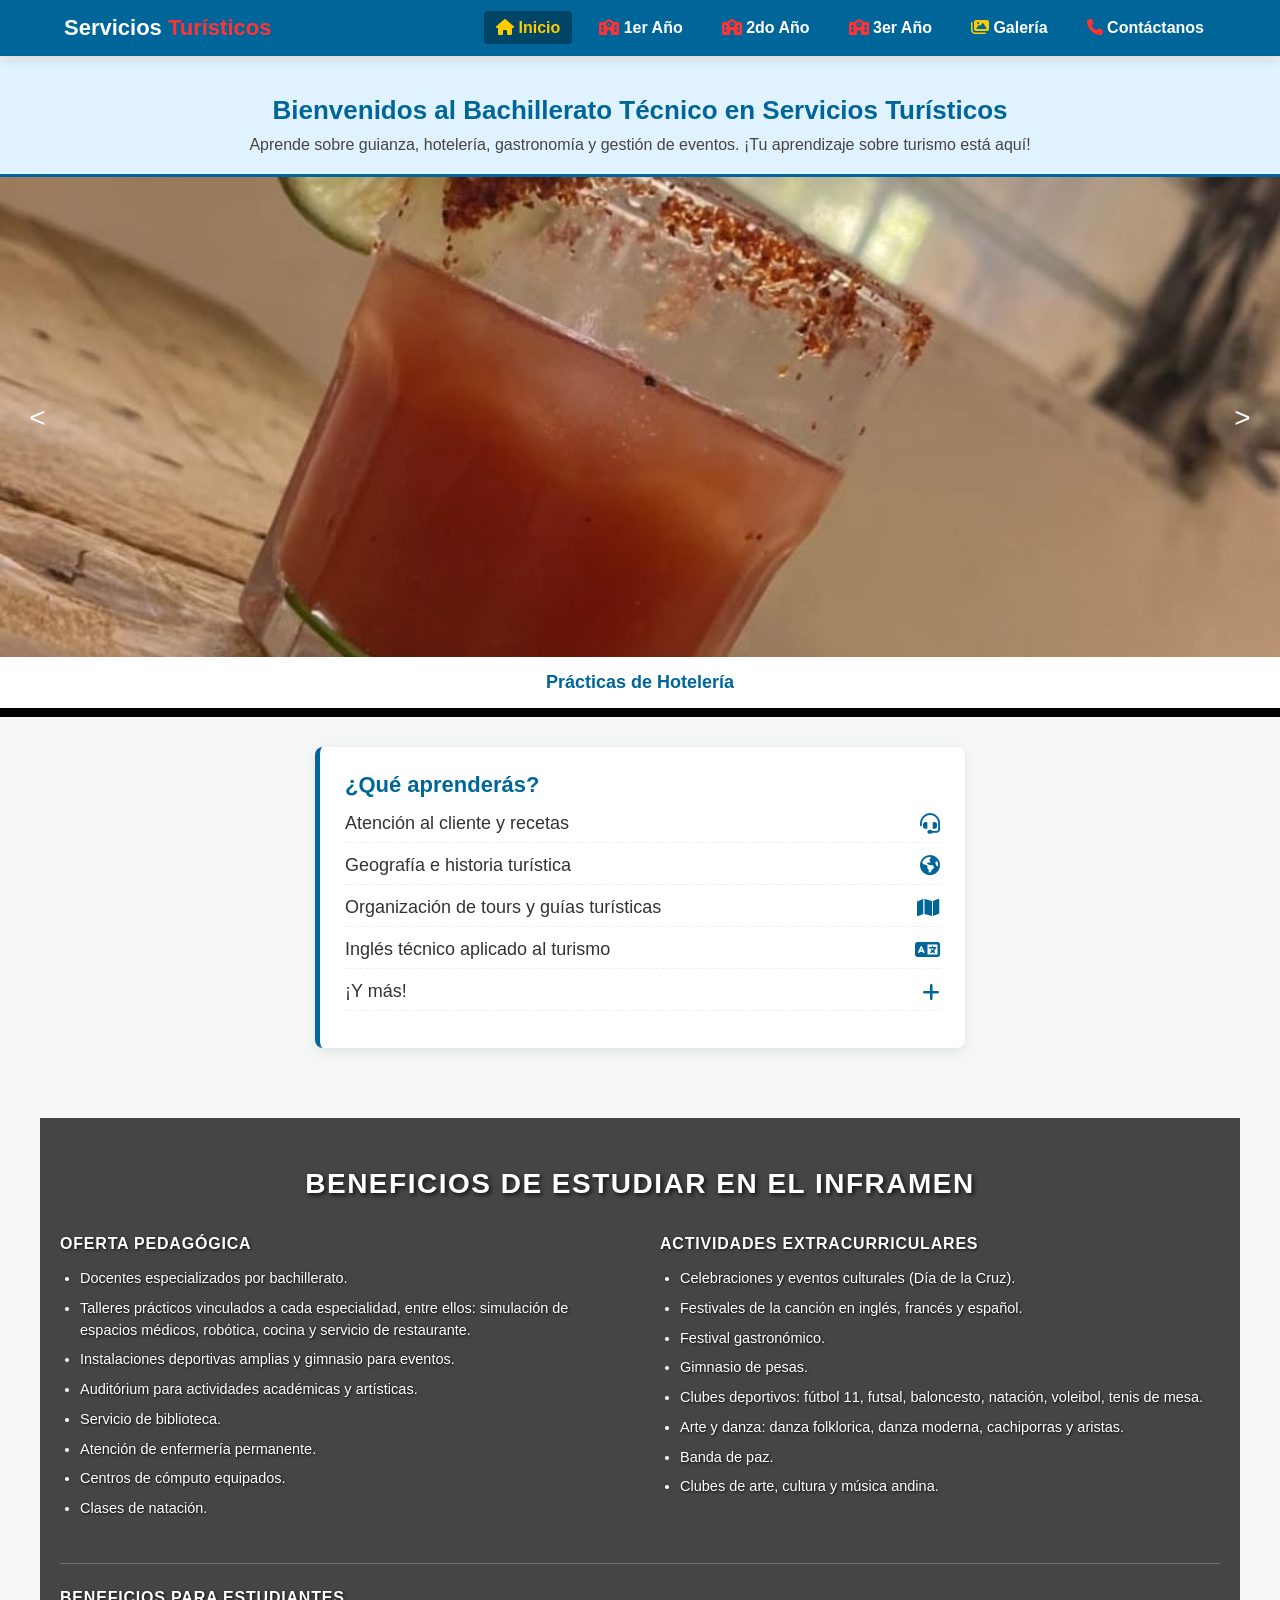
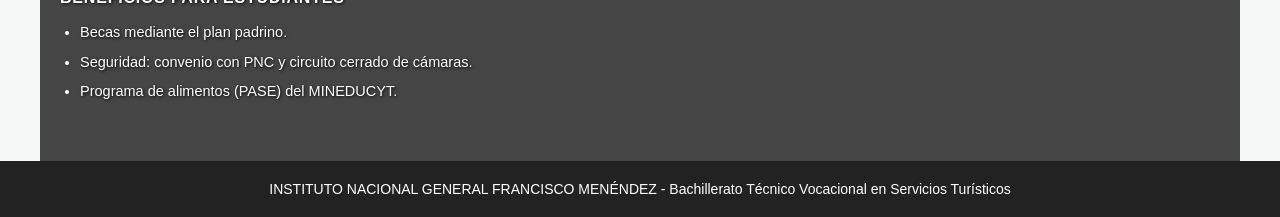
<file: index.html>
<!DOCTYPE html>
<html lang="es">
<head>
    <meta charset="UTF-8">
    <meta name="viewport" content="width=device-width, initial-scale=1.0">
    <title>Bachillerato en Servicios Turísticos - INFRAMEN</title>
    <!-- Iconos de FontAwesome -->
    <link rel="stylesheet" href="https://cdnjs.cloudflare.com/ajax/libs/font-awesome/6.5.1/css/all.min.css">
    <link rel="stylesheet" href="css/style.css">
</head>
<body>

    <!-- ENCABEZADO Y NAVEGACIÓN -->
    <header>
        <div class="logo">
            <h1>Servicios <span>Turísticos</span></h1>
        </div>
        <nav>
            <ul>
                <li><a href="index.html" class="active"><i class="fa-solid fa-house"></i> Inicio</a></li>
                <li><a href="primer-año.html"><i class="fa-solid fa-school"></i> 1er Año</a></li>
                <li><a href="segundo-año.html"><i class="fa-solid fa-school"></i> 2do Año</a></li>
                <li><a href="tercer-año.html"><i class="fa-solid fa-school"></i> 3er Año</a></li>
                <li><a href="Galeria.html"><i class="fa-solid fa-images"></i> Galería</a></li>
                <li><a href="contactanos.html"><i class="fa-solid fa-phone"></i> Contáctanos</a></li>
            </ul>
        </nav>
    </header>

    <!-- BANNER HERO -->
    <section class="hero">
        <h2>Bienvenidos al Bachillerato Técnico en Servicios Turísticos</h2>
        <p>Aprende sobre guianza, hotelería, gastronomía y gestión de eventos. ¡Tu aprendizaje sobre turismo está aquí!</p>
    </section>

    <!-- CARRUSEL DE IMÁGENES -->
    <section class="galeria">
        <div class="carrusel">
            <button class="btn-carrusel" id="btn-anterior">&lt;</button>
            
            <div class="contenedor-diapositivas">
                <div class="diapositiva activa">
                    <img src="imagenes/bebida.jpeg" alt="Hotelería">
                    <p>Prácticas de Hotelería</p>
                </div>
                <div class="diapositiva">
                    <img src="imagenes/cocina.jpeg" alt="Gastronomía">
                    <p>Servicio de Alimentos y Bebidas</p>
                </div>
                <div class="diapositiva">
                    <img src="imagenes/organizacion.jpeg" alt="Guianza">
                    <p>Organización correcta de platos y manteles</p>
                </div>
                <div class="diapositiva">
                    <img src="imagenes/WhatsApp Image 2026-09-18 at 7.20.49 AM.jpeg" alt="Eventos">
                    <p>Socialización con los compañeros</p>
                </div>
            </div>

            <button class="btn-carrusel" id="btn-siguiente">&gt;</button>
        </div>
    </section>

    <!-- QUÉ APRENDERÁS -->
    <section class="aprenderas">
        <div class="info">
            <h3>¿Qué aprenderás?</h3>
            <ul>
                <li>Atención al cliente y recetas <i class="fa-solid fa-headset"></i></li> 
                <li>Geografía e historia turística <i class="fa-solid fa-earth-americas"></i></li>
                <li>Organización de tours y guías turísticas <i class="fa-solid fa-map"></i></li>
                <li>Inglés técnico aplicado al turismo <i class="fa-solid fa-language"></i></li>
                <li>¡Y más! <i class="fa-solid fa-plus"></i></li>
            </ul>
        </div>
    </section>

    <!-- BENEFICIOS DE ESTUDIAR EN EL INFRAMEN (CON FONDO DEL INFRAMEN) -->
    <section class="beneficios-inframen">
        <div class="beneficios-overlay">
            <h2>BENEFICIOS DE ESTUDIAR EN EL INFRAMEN</h2>
            
            <div class="beneficios-grid">
                <!-- COLUMNA 1: OFERTA PEDAGÓGICA -->
                <div class="beneficios-columna">
                    <h3>OFERTA PEDAGÓGICA</h3>
                    <ul>
                        <li>Docentes especializados por bachillerato.</li>
                        <li>Talleres prácticos vinculados a cada especialidad, entre ellos: simulación de espacios médicos, robótica, cocina y servicio de restaurante.</li>
                        <li>Instalaciones deportivas amplias y gimnasio para eventos.</li>
                        <li>Auditórium para actividades académicas y artísticas.</li>
                        <li>Servicio de biblioteca.</li>
                        <li>Atención de enfermería permanente.</li>
                        <li>Centros de cómputo equipados.</li>
                        <li>Clases de natación.</li>
                    </ul>
                </div>

                <!-- COLUMNA 2: ACTIVIDADES EXTRACURRICULARES -->
                <div class="beneficios-columna">
                    <h3>ACTIVIDADES EXTRACURRICULARES</h3>
                    <ul>
                        <li>Celebraciones y eventos culturales (Día de la Cruz).</li>
                        <li>Festivales de la canción en inglés, francés y español.</li>
                        <li>Festival gastronómico.</li>
                        <li>Gimnasio de pesas.</li>
                        <li>Clubes deportivos: fútbol 11, futsal, baloncesto, natación, voleibol, tenis de mesa.</li>
                        <li>Arte y danza: danza folklorica, danza moderna, cachiporras y aristas.</li>
                        <li>Banda de paz.</li>
                        <li>Clubes de arte, cultura y música andina.</li>
                    </ul>
                </div>
            </div>

            <!-- SECCIÓN INFERIOR: BENEFICIOS PARA ESTUDIANTES -->
            <div class="beneficios-estudiantes">
                <h3>BENEFICIOS PARA ESTUDIANTES</h3>
                <ul>
                    <li>Becas mediante el plan padrino.</li>
                    <li>Seguridad: convenio con PNC y circuito cerrado de cámaras.</li>
                    <li>Programa de alimentos (PASE) del MINEDUCYT.</li>
                </ul>
            </div>
        </div>
    </section>

    <!-- PIE DE PÁGINA -->
    <footer>
        <p>INSTITUTO NACIONAL GENERAL FRANCISCO MENÉNDEZ - Bachillerato Técnico Vocacional en Servicios Turísticos</p>
    </footer>

    <script src="js/app.js"></script>
</body>
</html>
</file>
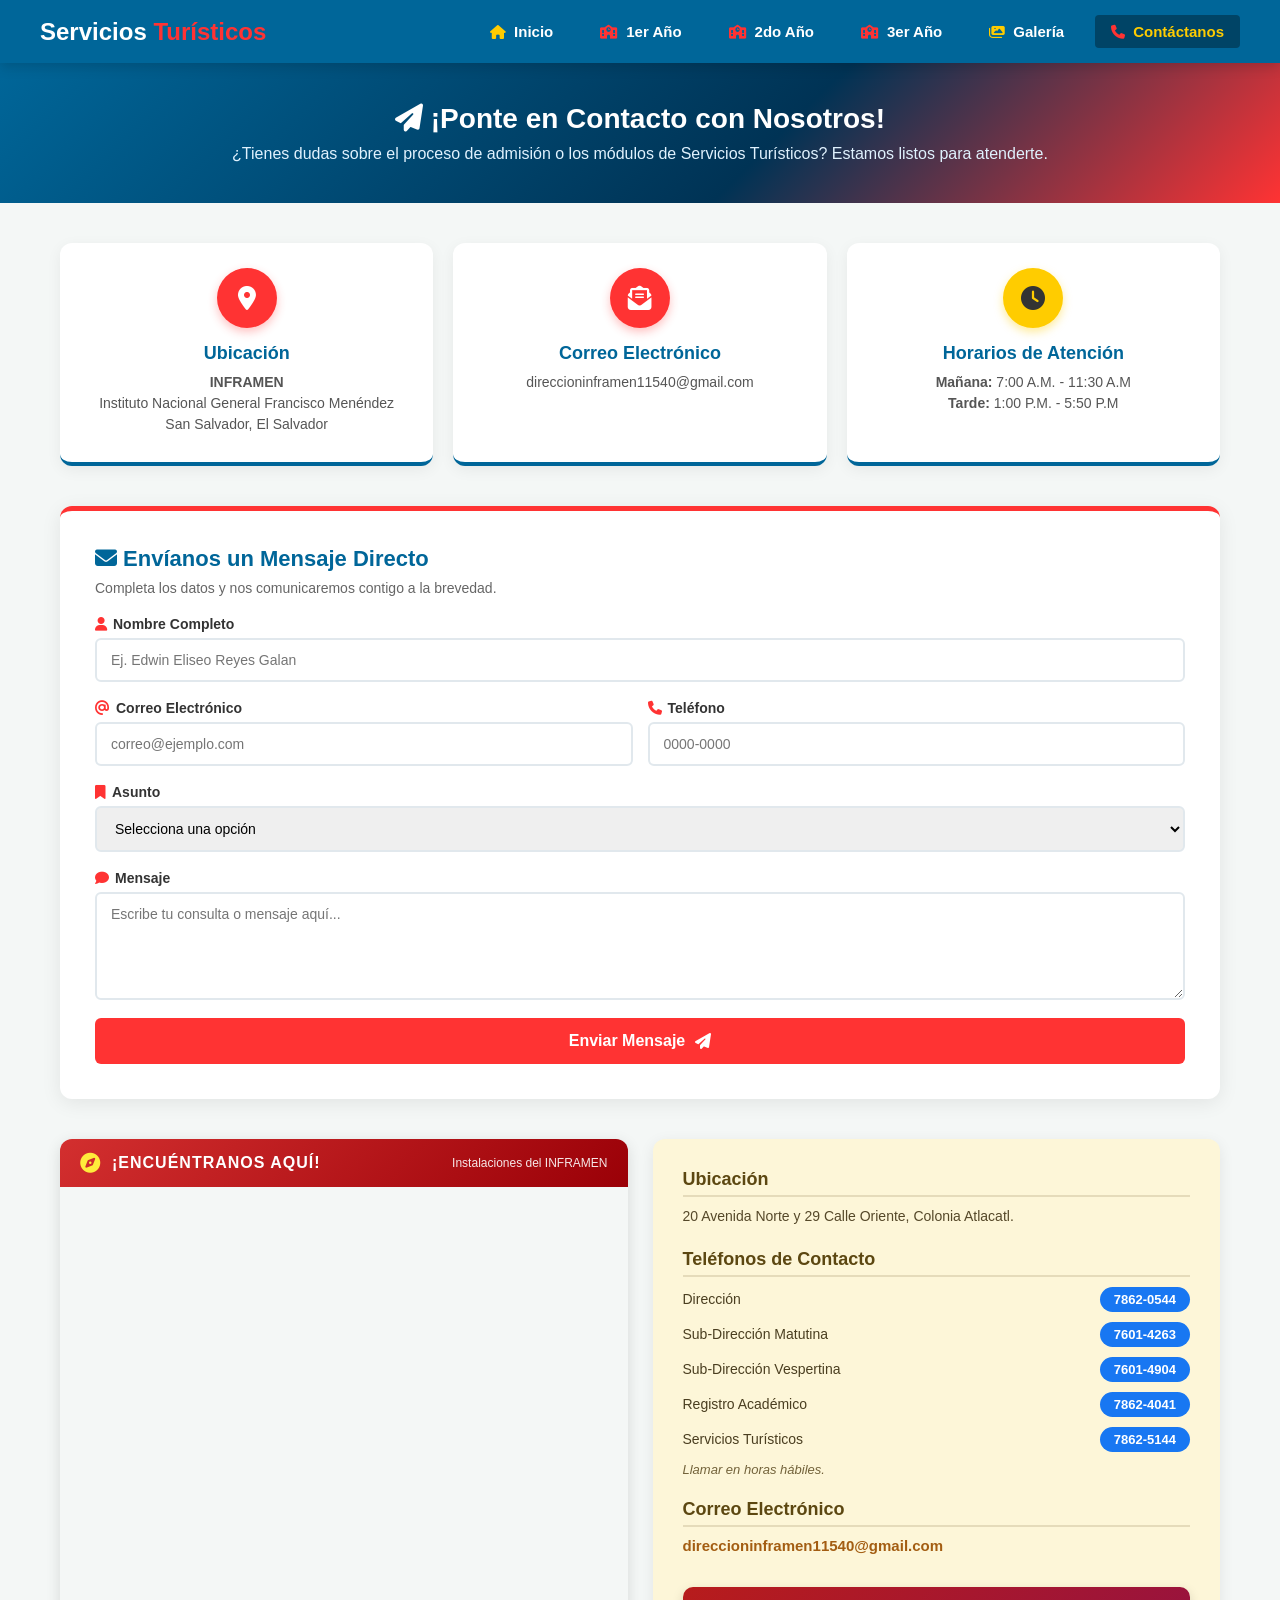
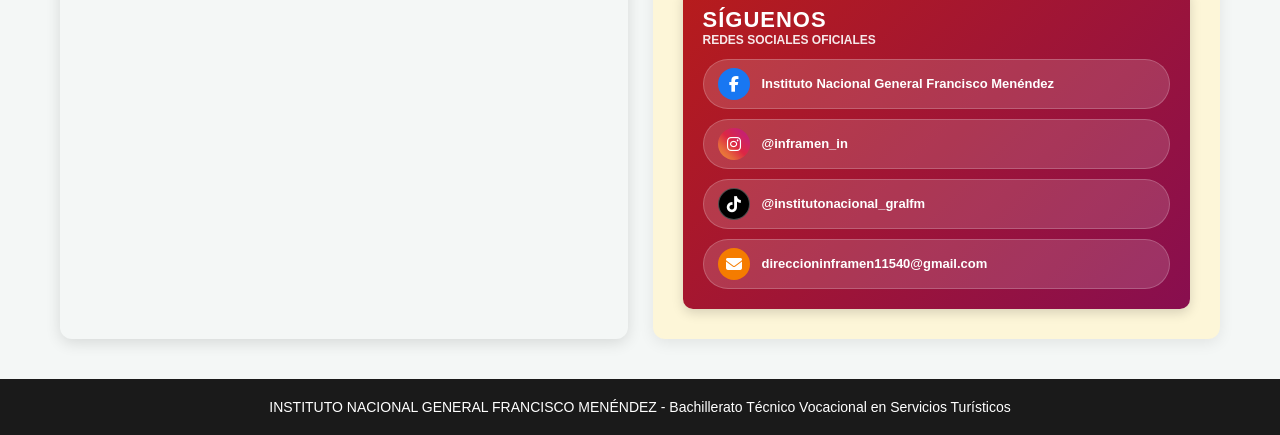
<file: contactanos.html>
<!DOCTYPE html>
<html lang="es">
<head>
    <meta charset="UTF-8">
    <meta name="viewport" content="width=device-width, initial-scale=1.0">
    <title>Contáctanos - Bachillerato en Servicios Turísticos</title>
    <!-- Iconos de FontAwesome -->
    <link rel="stylesheet" href="https://cdnjs.cloudflare.com/ajax/libs/font-awesome/6.5.1/css/all.min.css">
    <link rel="stylesheet" href="css/styles.css">
</head>
<body>

    <header>
        <div class="logo">
            <h1>Servicios <span>Turísticos</span></h1>
        </div>
        <nav>
            <ul>
                <li><a href="index.html"><i class="fa-solid fa-house"></i> Inicio</a></li>
                <li><a href="primer-año.html"><i class="fa-solid fa-school"></i> 1er Año</a></li>
                <li><a href="segundo-año.html"><i class="fa-solid fa-school"></i> 2do Año</a></li>
                <li><a href="tercer-año.html"><i class="fa-solid fa-school"></i> 3er Año</a></li>
                <li><a href="Galeria.html"><i class="fa-solid fa-images"></i> Galería</a></li>
                <li><a href="contactanos.html" class="active"><i class="fa-solid fa-phone"></i> Contáctanos</a></li>
            </ul>
        </nav>
    </header>

    <section class="hero hero-contacto">
        <h2><i class="fa-solid fa-paper-plane"></i> ¡Ponte en Contacto con Nosotros!</h2>
        <p>¿Tienes dudas sobre el proceso de admisión o los módulos de Servicios Turísticos? Estamos listos para atenderte.</p>
    </section>

    <main class="contacto-container">
        
        <div class="tarjetas-contacto">
            <div class="tarjeta-info">
                <div class="icono-box red">
                    <i class="fa-solid fa-location-dot"></i>
                </div>
                <h3>Ubicación</h3>
                <p><strong>INFRAMEN</strong></p>
                <p>Instituto Nacional General Francisco Menéndez</p>
                <p>San Salvador, El Salvador</p>
            </div>

            <div class="tarjeta-info">
                <div class="icono-box red">
                    <i class="fa-solid fa-envelope-open-text"></i>
                </div>
                <h3>Correo Electrónico</h3>
                <p>direccioninframen11540@gmail.com</p>
            </div>

            <div class="tarjeta-info">
                <div class="icono-box yellow">
                    <i class="fa-solid fa-clock"></i>
                </div>
                <h3>Horarios de Atención</h3>
                <p><strong>Mañana:</strong> 7:00 A.M. - 11:30 A.M</p>
                <p><strong>Tarde:</strong> 1:00 P.M. - 5:50 P.M</p>
            </div>
        </div>

        <div class="formulario-card">
            <div class="form-header">
                <h3><i class="fa-solid fa-envelope"></i> Envíanos un Mensaje Directo</h3>
                <p>Completa los datos y nos comunicaremos contigo a la brevedad.</p>
            </div>

            <form id="form-contacto">
                <div class="input-group">
                    <label for="nombre"><i class="fa-solid fa-user"></i> Nombre Completo</label>
                    <input type="text" id="nombre" placeholder="Ej. Edwin Eliseo Reyes Galan" required>
                </div>

                <div class="input-row">
                    <div class="input-group">
                        <label for="correo"><i class="fa-solid fa-at"></i> Correo Electrónico</label>
                        <input type="email" id="correo" placeholder="correo@ejemplo.com" required>
                    </div>
                    <div class="input-group">
                        <label for="telefono"><i class="fa-solid fa-phone"></i> Teléfono</label>
                        <input type="tel" id="telefono" placeholder="0000-0000" required>
                    </div>
                </div>

                <div class="input-group">
                    <label for="asunto"><i class="fa-solid fa-bookmark"></i> Asunto</label>
                    <select id="asunto" required>
                        <option value="" disabled selected>Selecciona una opción</option>
                        <option value="admision">Información de Preinscripción / Admisión</option>
                        <option value="modulos">Preguntas sobre Módulos Técnicos</option>
                        <option value="visita">Solicitud de Visita Guiada</option>
                        <option value="otro">Otro Motivo</option>
                    </select>
                </div>

                <div class="input-group">
                    <label for="mensaje"><i class="fa-solid fa-comment"></i> Mensaje</label>
                    <textarea id="mensaje" rows="5" placeholder="Escribe tu consulta o mensaje aquí..." required></textarea>
                </div>

                <button type="submit" class="btn-enviar">
                    <span>Enviar Mensaje</span>
                    <i class="fa-solid fa-paper-plane"></i>
                </button>
            </form>
        
        </div>

        <!-- SECCIÓN LADO A LADO: MAPA (IZQUIERDA) Y DATOS + REDES (DERECHA) -->
        <section class="seccion-info-inframen">
            <!-- COLUMNA IZQUIERDA: MAPA -->
            <div class="columna-mapa">
                <div class="encabezado-mapa">
                    <i class="fa-solid fa-compass fa-spin"></i>
                    <span>¡ENCUÉNTRANOS AQUÍ!</span>
                    <small>Instalaciones del INFRAMEN</small>
                </div>
                <iframe src="https://www.google.com/maps/embed?pb=!1m14!1m12!1m3!1d755.898314546252!2d-89.18098758165299!3d13.712204042424313!2m3!1f0!2f0!3f0!3m2!1i1024!2i768!4f13.1!5e1!3m2!1ses-419!2ssv!4v1790343463133!5m2!1ses-419!2ssv" allowfullscreen="" loading="lazy" referrerpolicy="strict-origin-when-cross-origin">
                </iframe>
            </div>

            <!-- COLUMNA DERECHA: DIRECCIÓN, TELÉFONOS Y REDES -->
            <div class="columna-datos">
                <div class="bloque-info">
                    <h3>Ubicación</h3>
                    <p class="txt-ubicacion">20 Avenida Norte y 29 Calle Oriente, Colonia Atlacatl.</p>
                </div>

                <div class="bloque-info">
                    <h3>Teléfonos de Contacto</h3>
                    
                    <div class="fila-contacto">
                        <span>Dirección</span>
                        <a class="btn-tel">7862-0544</a>
                    </div>

                    <div class="fila-contacto">
                        <span>Sub-Dirección Matutina</span>
                        <a  class="btn-tel">7601-4263</a>
                    </div>

                    <div class="fila-contacto">
                        <span>Sub-Dirección Vespertina</span>
                        <a class="btn-tel">7601-4904</a>
                    </div>

                    <div class="fila-contacto">
                        <span>Registro Académico</span>
                        <a class="btn-tel">7862-4041</a>
                    </div>

                    <div class="fila-contacto">
                        <span>Servicios Turísticos</span>
                        <a class="btn-tel">7862-5144</a>
                    </div>

                    <p class="nota-horario">Llamar en horas hábiles.</p>
                </div>

                <div class="bloque-info">
                    <h3>Correo Electrónico</h3>
                    <a class="link-correo">direccioninframen11540@gmail.com</a>
                </div>

                <!-- REDES SOCIALES OFICIALES DENTRO DE LA MISMA COLUMNA -->
                <div class="banner-redes-sociales">
                    <div class="titulo-siguenos">
                        <h2>SÍGUENOS</h2>
                        <span>REDES SOCIALES OFICIALES</span>
                    </div>

                    <div class="lista-redes">
                        <a href="https://www.facebook.com/p/Instituto-Nacional-General-Francisco-Menendez-100090724989521/" target="_blank" class="tarjeta-red facebook">
                            <i class="fa-brands fa-facebook-f"></i>
                            <span>Instituto Nacional General Francisco Menéndez</span>
                        </a>

                        <a href="https://www.instagram.com/inframen_in/" target="_blank" class="tarjeta-red instagram">
                            <i class="fa-brands fa-instagram"></i>
                            <span>@inframen_in</span>
                        </a>

                        <a href="https://www.tiktok.com/@institutonacional_gralfm" target="_blank" class="tarjeta-red tiktok">
                            <i class="fa-brands fa-tiktok"></i>
                            <span>@institutonacional_gralfm</span>
                        </a>

                        <a href="mailto:direccioninframen11540@gmail.com" class="tarjeta-red correo">
                            <i class="fa-solid fa-envelope"></i>
                            <span>direccioninframen11540@gmail.com</span>
                        </a>
                    </div>
                </div>
            </div>
        </section>

    </main>

    <footer>
        <p>INSTITUTO NACIONAL GENERAL FRANCISCO MENÉNDEZ - Bachillerato Técnico Vocacional en Servicios Turísticos</p>
    </footer>

    <script src="./js/app.js"></script>
</body>
</html>
</file>
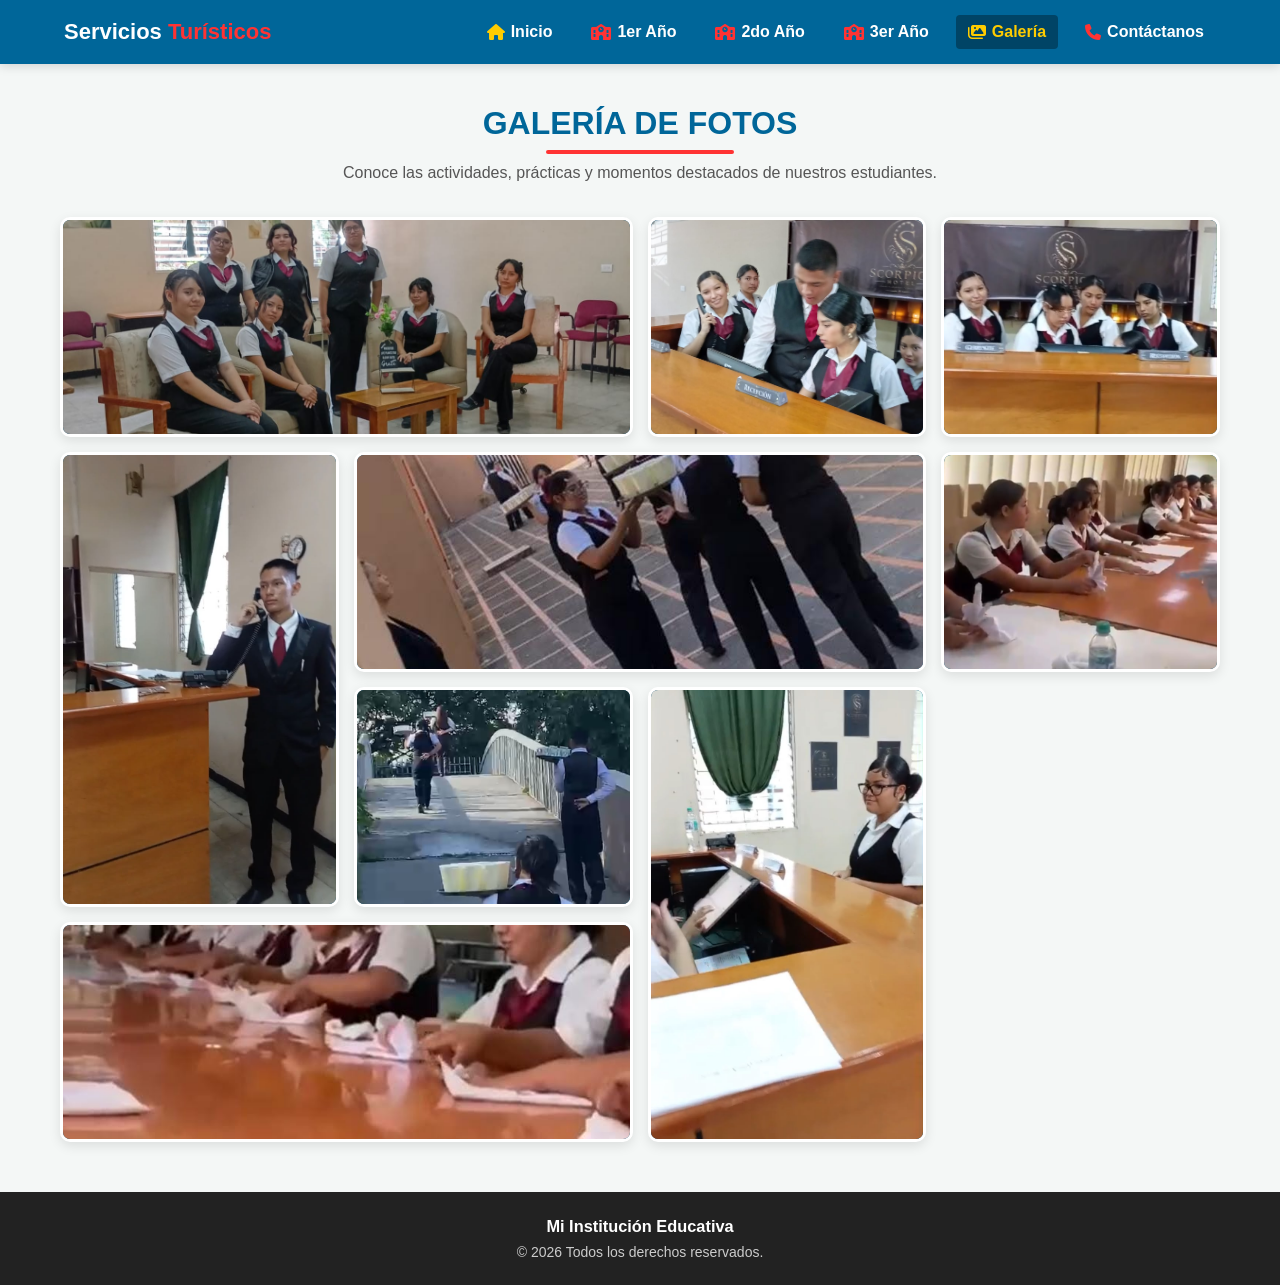
<file: galeria.html>
<!DOCTYPE html>
<html lang="es">
<head>
    <meta charset="UTF-8">
    <meta name="viewport" content="width=device-width, initial-scale=1.0">
    <title>Galería de Fotos - Especialidad</title>
    <!-- Íconos de FontAwesome -->
    <link rel="stylesheet" href="https://cdnjs.cloudflare.com/ajax/libs/font-awesome/6.4.0/css/all.min.css">
    <link rel="stylesheet" href="css/estil.css">
</head>
<body>

    <!-- Encabezado con tu paleta de colores -->
    <header>
        <div class="logo">
            <h1>Servicios <span>Turísticos</span></h1>
        </div>
        <nav>
            <a href="index.html"><i class="fa-solid fa-house"></i> Inicio</a>
            <a href="primer-año.html" ><i class="fa-solid fa-school"></i> 1er Año</a>
            <a href="segundo-año.html"><i class="fa-solid fa-school"></i> 2do Año</a>
            <a href="tercer-año.html"><i class="fa-solid fa-school"></i> 3er Año</a>
            <a href="Galeria.html" class="active"><i class="fa-solid fa-images"></i> Galería</a>
            <a href="contactanos.html"><i class="fa-solid fa-phone"></i> Contáctanos</a>
        </nav>
    </header>

    <!-- Sección Principal de Galería -->
    <main class="seccion-galeria">
        <div class="encabezado-galeria">
            <h2>GALERÍA DE FOTOS</h2>
            <p>Conoce las actividades, prácticas y momentos destacados de nuestros estudiantes.</p>
        </div>

        <!-- Galería Grid basada en la técnica del video de EDteam -->
        <div class="galeria-container">
            
            <!-- Foto 1: Ancha (Ocupa 2 columnas de ancho) -->
            <div class="galeria-item foto-ancha">
                <img src="imagenes/WhatsApp Image 2026-09-27 at 10.02.27 PM.jpeg" alt="Grupo de estudiantes en práctica">
                <div class="overlay">
                    <span class="etiqueta">Prácticas</span>
                    <h3>Grupo de Estudiantes</h3>
                </div>
            </div>

            <!-- Foto 2: Normal (1x1) -->
            <div class="galeria-item">
                <img src="imagenes/WhatsApp Image 2026-09-27 at 10.02.55 PM.jpeg" alt="Atención en recepción">
                <div class="overlay">
                    <span class="etiqueta">Recepción</span>
                    <h3>Atención al Cliente</h3>
                </div>
            </div>

            <!-- Foto 3: Normal (1x1) -->
            <div class="galeria-item">
                <img src="imagenes/WhatsApp Image 2026-09-27 at 10.03.04 PM (4).jpeg" alt="Recepción Scorpio Hotel">
                <div class="overlay">
                    <span class="etiqueta">Recepción</span>
                    <h3>Scorpion Hotel</h3>
                </div>
            </div>

            <!-- Foto 4: Alta (Ocupa 2 filas de alto) -->
            <div class="galeria-item foto-alta">
                <img src="imagenes/WhatsApp Image 2026-09-27 at 10.03.04 PM.jpeg" alt="Estudiante en llamada de servicio">
                <div class="overlay">
                    <span class="etiqueta">Servicios</span>
                    <h3>Atención Telefónica</h3>
                </div>
            </div>

            <!-- Foto 5: Ancha (Ocupa 2 columnas de ancho) -->
            <div class="galeria-item foto-ancha">
                <img src="imagenes/WhatsApp Image 2026-09-27 at 10.05.07 PM.jpeg" alt="Taller de doblado de servilletas">
                <div class="overlay">
                    <span class="etiqueta">Talleres</span>
                    <h3>Técnicas de equipo</h3>
                </div>
            </div>

            <!-- Foto 6: Normal (1x1) -->
            <div class="galeria-item">
                <img src="imagenes/WhatsApp Image 2026-09-27 at 10.03.04 PM (2).jpeg" alt="Práctica de meseros en exteriores">
                <div class="overlay">
                    <span class="etiqueta">Exteriores</span>
                    <h3>Práctica en Campo</h3>
                </div>
            </div>

            <!-- Foto 7: Normal (1x1) -->
            <div class="galeria-item">
                <img src="imagenes/WhatsApp Image 2026-09-27 at 10.03.04 PM (1).jpeg" alt="Servicio en campo">
                <div class="overlay">
                    <span class="etiqueta">Servicio</span>
                    <h3>Demostración de Meseros</h3>
                </div>
            </div>

            <!-- Foto 8: Alta (Ocupa 2 filas de alto) -->
            <div class="galeria-item foto-alta">
                <img src="imagenes/WhatsApp Image 2026-09-27 at 10.03.04 PM (3).jpeg" alt="Traslado de bandejas">
                <div class="overlay">
                    <span class="etiqueta">Evaluación</span>
                    <h3>Técnica de Bandejeo</h3>
                </div>
            </div>

            <!-- Foto 9: Ancha (Ocupa 2 columnas de ancho) -->
            <div class="galeria-item foto-ancha">
                <img src="imagenes/WhatsApp Image 2026-09-27 at 10.12.00 PM.jpeg" alt="Práctica en áreas verdes">
                <div class="overlay">
                    <span class="etiqueta">Exteriores</span>
                    <h3>Desplazamiento y Coordinación</h3>
                </div>
            </div>

        </div>
    </main>

    <footer>
        <h3>Mi Institución Educativa</h3>
        <p>&copy; 2026 Todos los derechos reservados.</p>
    </footer>

</body>
</html>
</file>
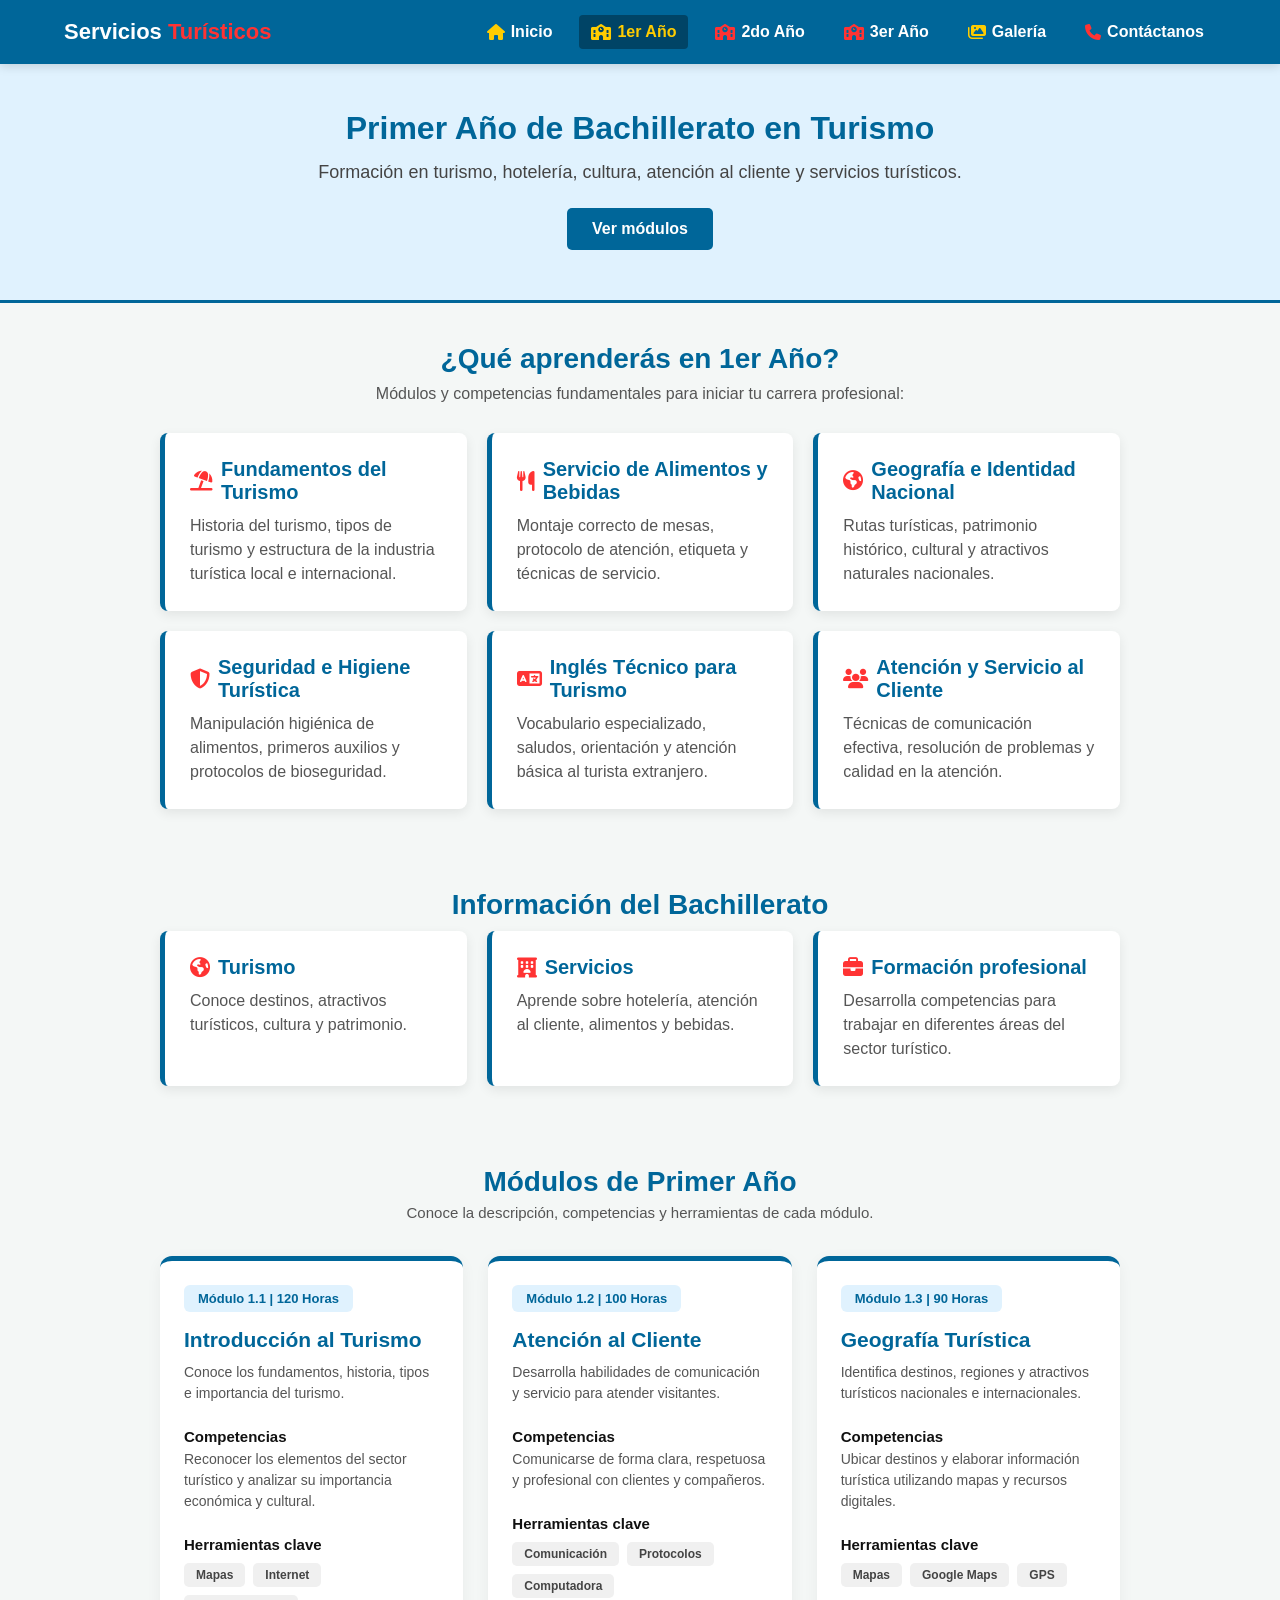
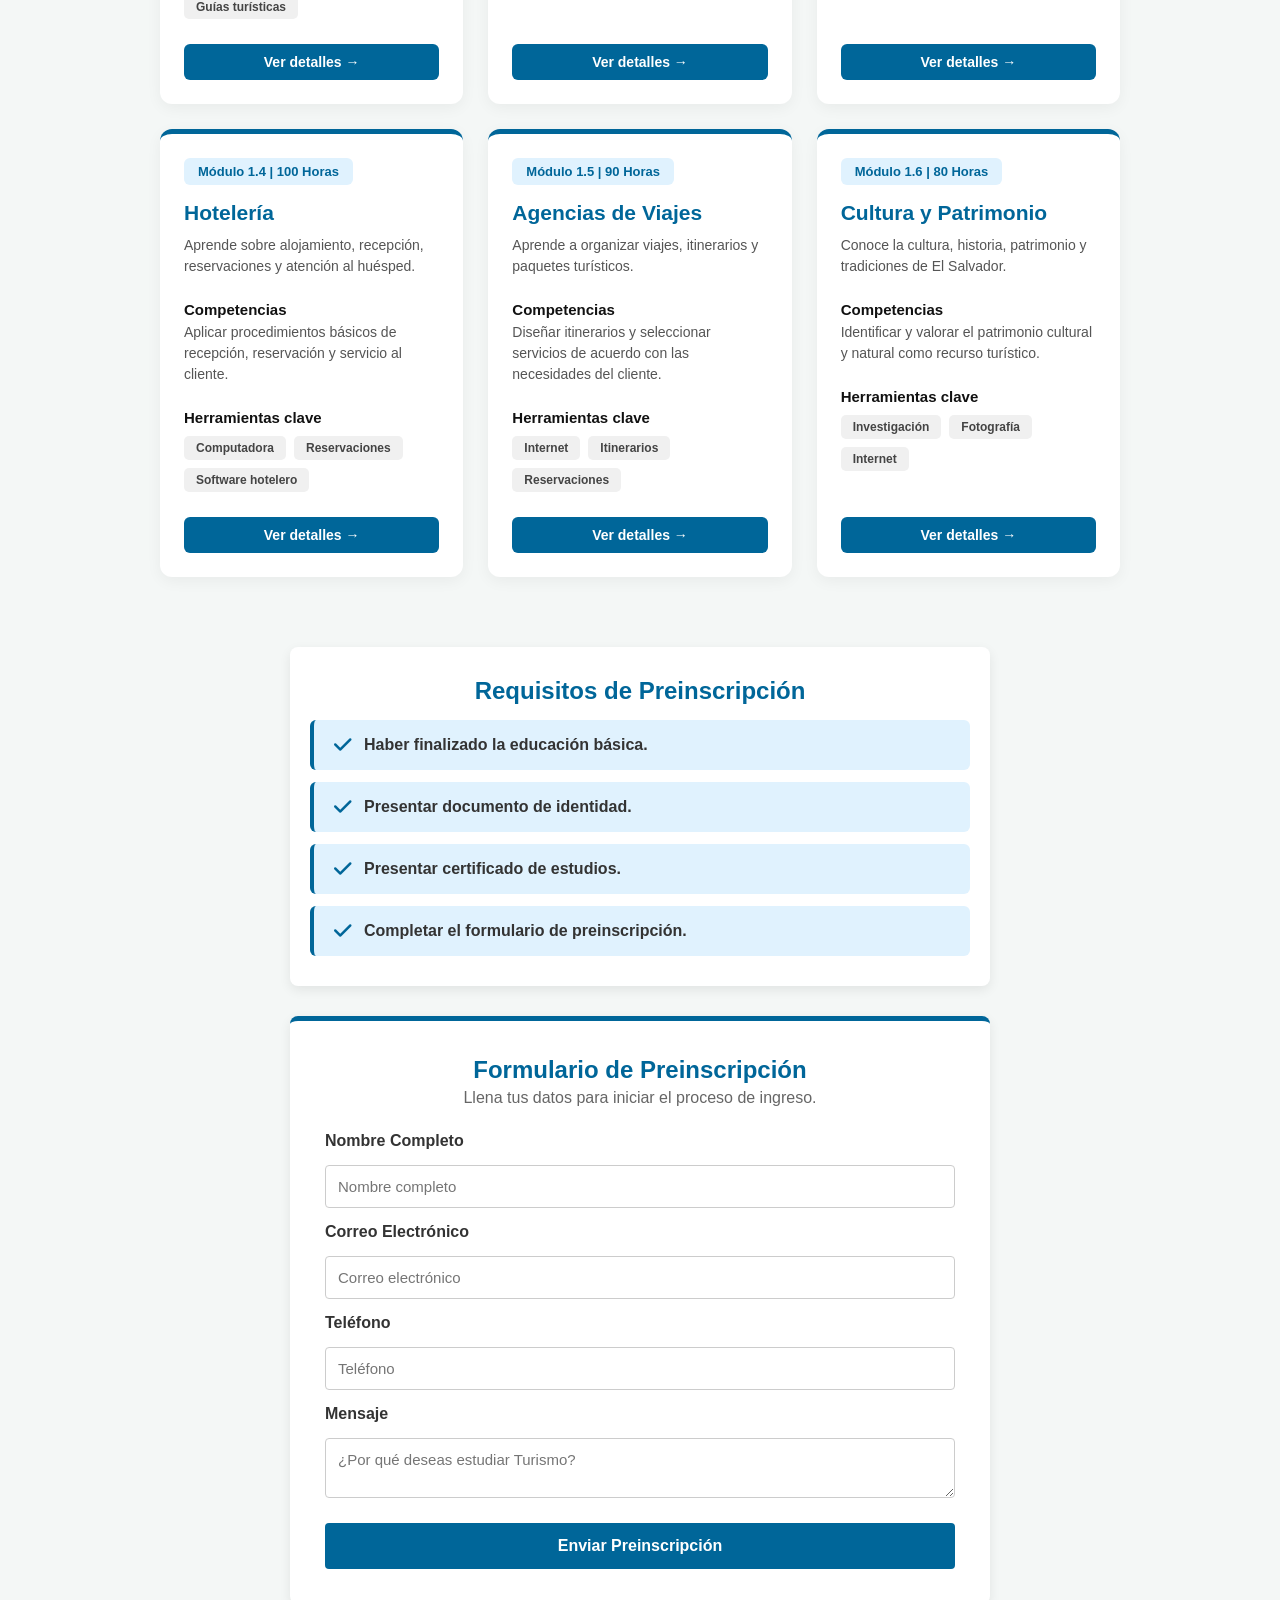
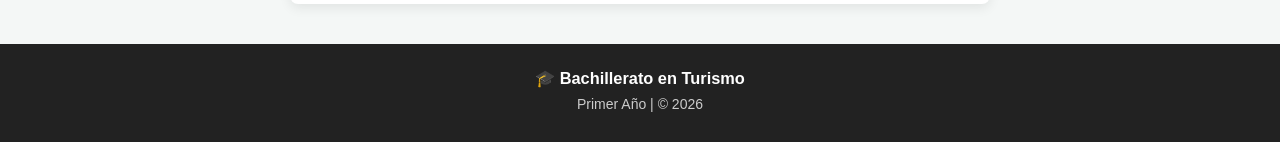
<file: primer-año.html>
<!DOCTYPE html>
<html lang="es">
<head>
    <meta charset="UTF-8">
    <meta name="viewport" content="width=device-width, initial-scale=1.0">
    <title>Bachillerato en Turismo - 1er Año</title>
    <link rel="stylesheet" href="https://cdnjs.cloudflare.com/ajax/libs/font-awesome/6.5.1/css/all.min.css">
    <link rel="stylesheet" href="css/estilos.css">
</head>

<body>

    <header>
        <div class="logo">
            <h1>Servicios <span>Turísticos</span></h1>
        </div>

        <nav>
            <a href="index.html"><i class="fa-solid fa-house"></i> Inicio</a>
            <a href="primer-año.html" class="active"><i class="fa-solid fa-school"></i> 1er Año</a>
            <a href="segundo-año.html"><i class="fa-solid fa-school"></i> 2do Año</a>
            <a href="tercer-año.html"><i class="fa-solid fa-school"></i> 3er Año</a>
            <a href="Galeria.html"><i class="fa-solid fa-images"></i> Galería</a>
            <a href="contactanos.html"><i class="fa-solid fa-phone"></i> Contáctanos</a>
        </nav>
    </header>

    <section id="inicio" class="inicio">
        <div class="contenido">
            <h1>Primer Año de Bachillerato en Turismo</h1>
            <p>Formación en turismo, hotelería, cultura, atención al cliente y servicios turísticos.</p>
            <a href="#modulos" class="boton">Ver módulos</a>
        </div>
    </section>

    <section class="seccion info">
        <h2>¿Qué aprenderás en 1er Año?</h2>
        <p class="subtitulo-seccion">Módulos y competencias fundamentales para iniciar tu carrera profesional:</p>

        <div class="tarjetas">
            <div class="tarjeta">
                <h3><i class="fa-solid fa-umbrella-beach"></i> Fundamentos del Turismo</h3>
                <p>Historia del turismo, tipos de turismo y estructura de la industria turística local e internacional.</p>
            </div>
            <div class="tarjeta">
                <h3><i class="fa-solid fa-utensils"></i> Servicio de Alimentos y Bebidas</h3>
                <p>Montaje correcto de mesas, protocolo de atención, etiqueta y técnicas de servicio.</p>
            </div>
            <div class="tarjeta">
                <h3><i class="fa-solid fa-earth-americas"></i> Geografía e Identidad Nacional</h3>
                <p>Rutas turísticas, patrimonio histórico, cultural y atractivos naturales nacionales.</p>
            </div>
            <div class="tarjeta">
                <h3><i class="fa-solid fa-shield-halved"></i> Seguridad e Higiene Turística</h3>
                <p>Manipulación higiénica de alimentos, primeros auxilios y protocolos de bioseguridad.</p>
            </div>
            <div class="tarjeta">
                <h3><i class="fa-solid fa-language"></i> Inglés Técnico para Turismo</h3>
                <p>Vocabulario especializado, saludos, orientación y atención básica al turista extranjero.</p>
            </div>
            <div class="tarjeta">
                <h3><i class="fa-solid fa-users"></i> Atención y Servicio al Cliente</h3>
                <p>Técnicas de comunicación efectiva, resolución de problemas y calidad en la atención.</p>
            </div>
        </div>
    </section>

    <section class="seccion info">
        <h2>Información del Bachillerato</h2>
        <div class="tarjetas">
            <div class="tarjeta">
                <h3><i class="fa-solid fa-earth-americas"></i> Turismo</h3>
                <p>Conoce destinos, atractivos turísticos, cultura y patrimonio.</p>
            </div>
            <div class="tarjeta">
                <h3><i class="fa-solid fa-hotel"></i> Servicios</h3>
                <p>Aprende sobre hotelería, atención al cliente, alimentos y bebidas.</p>
            </div>
            <div class="tarjeta">
                <h3><i class="fa-solid fa-briefcase"></i> Formación profesional</h3>
                <p>Desarrolla competencias para trabajar en diferentes áreas del sector turístico.</p>
            </div>
        </div>
    </section>

    <section id="modulos" class="modulos">
        <div class="titulo">
            <h2>Módulos de Primer Año</h2>
            <p>Conoce la descripción, competencias y herramientas de cada módulo.</p>
        </div>

        <div class="contenedor materias">

            <div class="modulo">
                <div class="badge">Módulo 1.1 | 120 Horas</div>
                <h3>Introducción al Turismo</h3>
                <p class="descripcion">Conoce los fundamentos, historia, tipos e importancia del turismo.</p>
                <h4>Competencias</h4>
                <p class="competencia">Reconocer los elementos del sector turístico y analizar su importancia económica y cultural.</p>
                <h4>Herramientas clave</h4>
                <div class="etiquetas">
                    <span>Mapas</span>
                    <span>Internet</span>
                    <span>Guías turísticas</span>
                </div>
                <button class="btn-detalles" onclick="detalles(0)">Ver detalles &rarr;</button>
            </div>

            <div class="modulo">
                <div class="badge">Módulo 1.2 | 100 Horas</div>
                <h3>Atención al Cliente</h3>
                <p class="descripcion">Desarrolla habilidades de comunicación y servicio para atender visitantes.</p>
                <h4>Competencias</h4>
                <p class="competencia">Comunicarse de forma clara, respetuosa y profesional con clientes y compañeros.</p>
                <h4>Herramientas clave</h4>
                <div class="etiquetas">
                    <span>Comunicación</span>
                    <span>Protocolos</span>
                    <span>Computadora</span>
                </div>
                <button class="btn-detalles" onclick="detalles(1)">Ver detalles &rarr;</button>
            </div>

            <div class="modulo">
                <div class="badge">Módulo 1.3 | 90 Horas</div>
                <h3>Geografía Turística</h3>
                <p class="descripcion">Identifica destinos, regiones y atractivos turísticos nacionales e internacionales.</p>
                <h4>Competencias</h4>
                <p class="competencia">Ubicar destinos y elaborar información turística utilizando mapas y recursos digitales.</p>
                <h4>Herramientas clave</h4>
                <div class="etiquetas">
                    <span>Mapas</span>
                    <span>Google Maps</span>
                    <span>GPS</span>
                </div>
                <button class="btn-detalles" onclick="detalles(2)">Ver detalles &rarr;</button>
            </div>

            <div class="modulo">
                <div class="badge">Módulo 1.4 | 100 Horas</div>
                <h3>Hotelería</h3>
                <p class="descripcion">Aprende sobre alojamiento, recepción, reservaciones y atención al huésped.</p>
                <h4>Competencias</h4>
                <p class="competencia">Aplicar procedimientos básicos de recepción, reservación y servicio al cliente.</p>
                <h4>Herramientas clave</h4>
                <div class="etiquetas">
                    <span>Computadora</span>
                    <span>Reservaciones</span>
                    <span>Software hotelero</span>
                </div>
                <button class="btn-detalles" onclick="detalles(3)">Ver detalles &rarr;</button>
            </div>

            <div class="modulo">
                <div class="badge">Módulo 1.5 | 90 Horas</div>
                <h3>Agencias de Viajes</h3>
                <p class="descripcion">Aprende a organizar viajes, itinerarios y paquetes turísticos.</p>
                <h4>Competencias</h4>
                <p class="competencia">Diseñar itinerarios y seleccionar servicios de acuerdo con las necesidades del cliente.</p>
                <h4>Herramientas clave</h4>
                <div class="etiquetas">
                    <span>Internet</span>
                    <span>Itinerarios</span>
                    <span>Reservaciones</span>
                </div>
                <button class="btn-detalles" onclick="detalles(4)">Ver detalles &rarr;</button>
            </div>

            <div class="modulo">
                <div class="badge">Módulo 1.6 | 80 Horas</div>
                <h3>Cultura y Patrimonio</h3>
                <p class="descripcion">Conoce la cultura, historia, patrimonio y tradiciones de El Salvador.</p>
                <h4>Competencias</h4>
                <p class="competencia">Identificar y valorar el patrimonio cultural y natural como recurso turístico.</p>
                <h4>Herramientas clave</h4>
                <div class="etiquetas">
                    <span>Investigación</span>
                    <span>Fotografía</span>
                    <span>Internet</span>
                </div>
                <button class="btn-detalles" onclick="detalles(5)">Ver detalles &rarr;</button>
            </div>

        </div>
    </section>

    <section id="requisitos" class="requisitos">
        <h2>Requisitos de Preinscripción</h2>
        <ul>
            <li><i class="fa-solid fa-check"></i> Haber finalizado la educación básica.</li>
            <li><i class="fa-solid fa-check"></i> Presentar documento de identidad.</li>
            <li><i class="fa-solid fa-check"></i> Presentar certificado de estudios.</li>
            <li><i class="fa-solid fa-check"></i> Completar el formulario de preinscripción.</li>
        </ul>
    </section>

    <section id="preinscripcion" class="formulario">
        <h2>Formulario de Preinscripción</h2>
        <p>Llena tus datos para iniciar el proceso de ingreso.</p>
        <form>
            <label>Nombre Completo</label>
            <input type="text" placeholder="Nombre completo" required>

            <label>Correo Electrónico</label>
            <input type="email" placeholder="Correo electrónico" required>

            <label>Teléfono</label>
            <input type="tel" placeholder="Teléfono" required>

            <label>Mensaje</label>
            <textarea placeholder="¿Por qué deseas estudiar Turismo?"></textarea>

            <button type="submit">Enviar Preinscripción</button>
        </form>
    </section>

    <div id="ventana">
        <div class="detalle">
            <h2 id="titulo"></h2>
            <p class="horas" id="horas"></p>

            <h3>📚 Descripción del módulo</h3>
            <p id="descripcion"></p>

            <h3>🎯 Competencias</h3>
            <p id="competencias"></p>

            <h3>🛠️ Herramientas clave</h3>
            <p id="herramientas"></p>

            <h3>📋 Contenidos</h3>
            <p id="contenido"></p>

            <h3>💼 Aplicación profesional</h3>
            <p id="trabajo"></p>

            <button onclick="cerrar()">Cerrar</button>
        </div>
    </div>

    <footer>
        <h3>🎓 Bachillerato en Turismo</h3>
        <p>Primer Año | © 2026</p>
    </footer>

    <script src="js/script.js"></script>
</body>
</html>
</file>
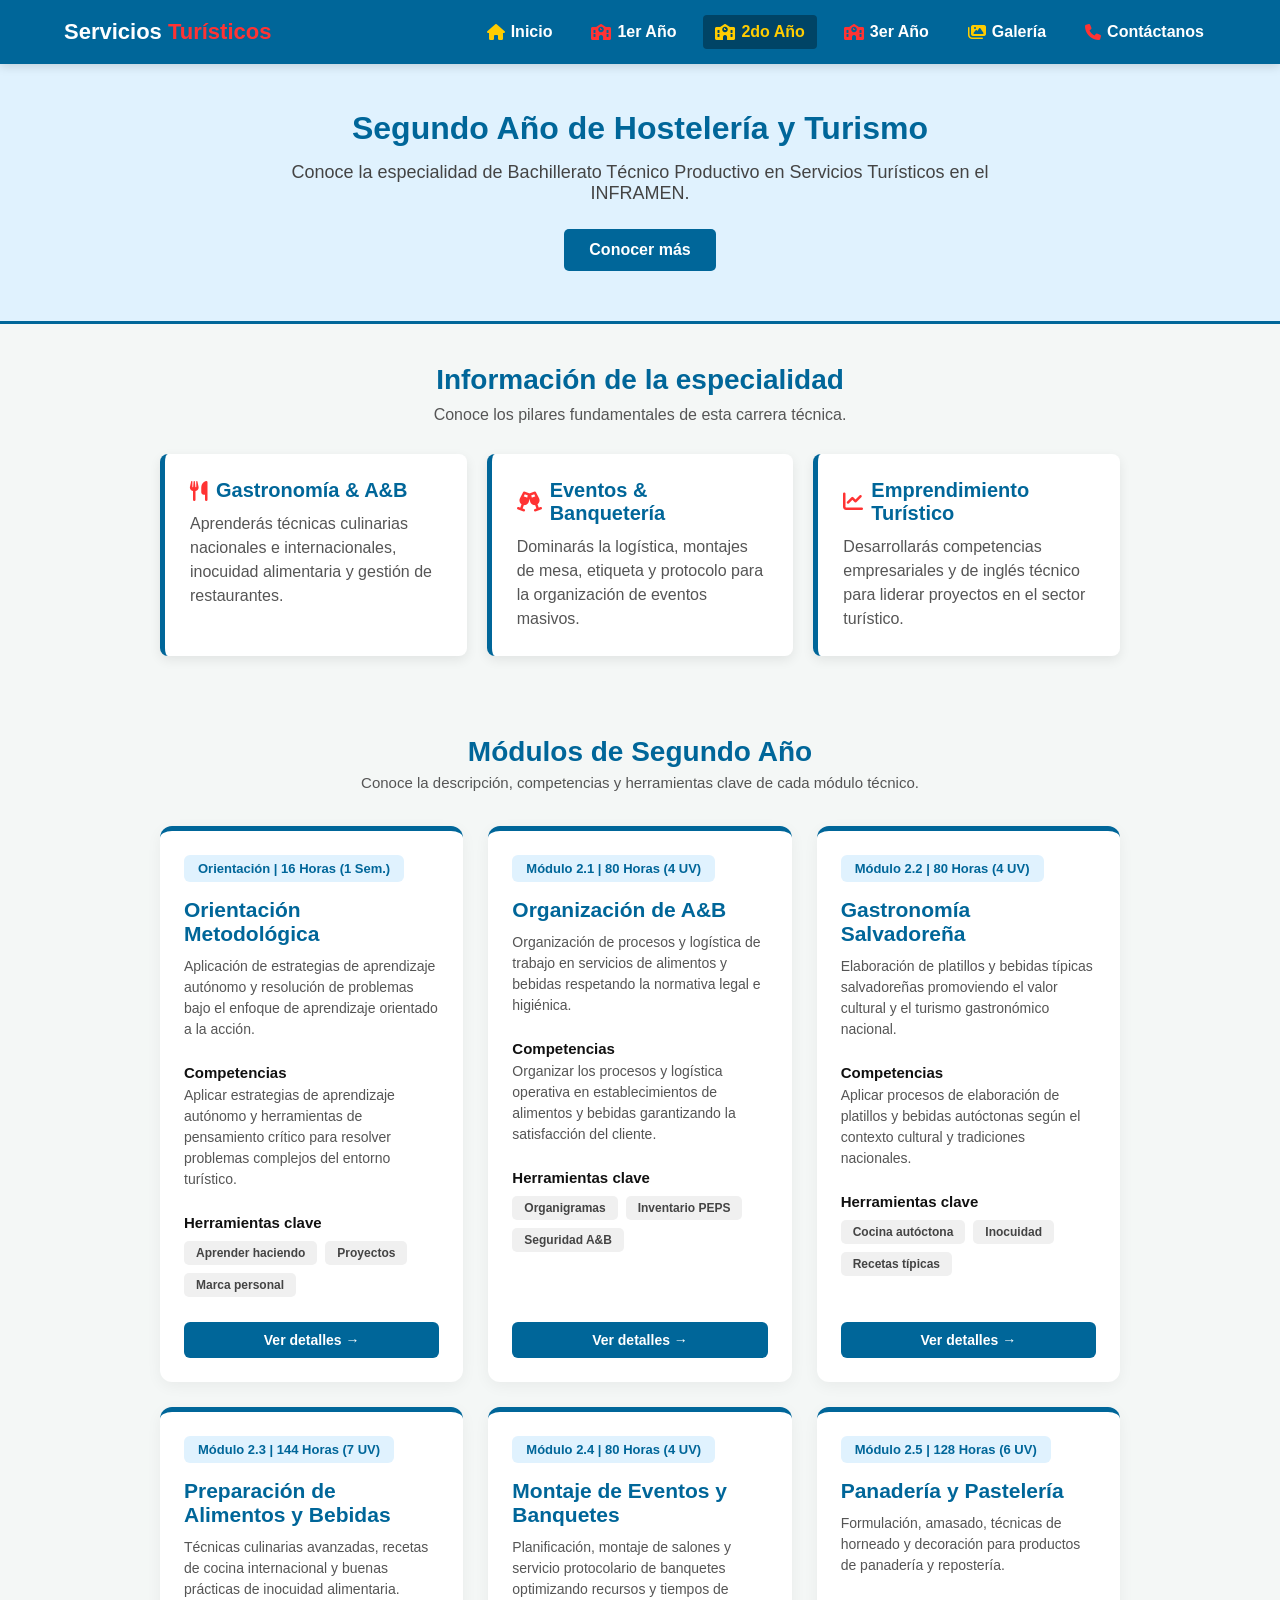
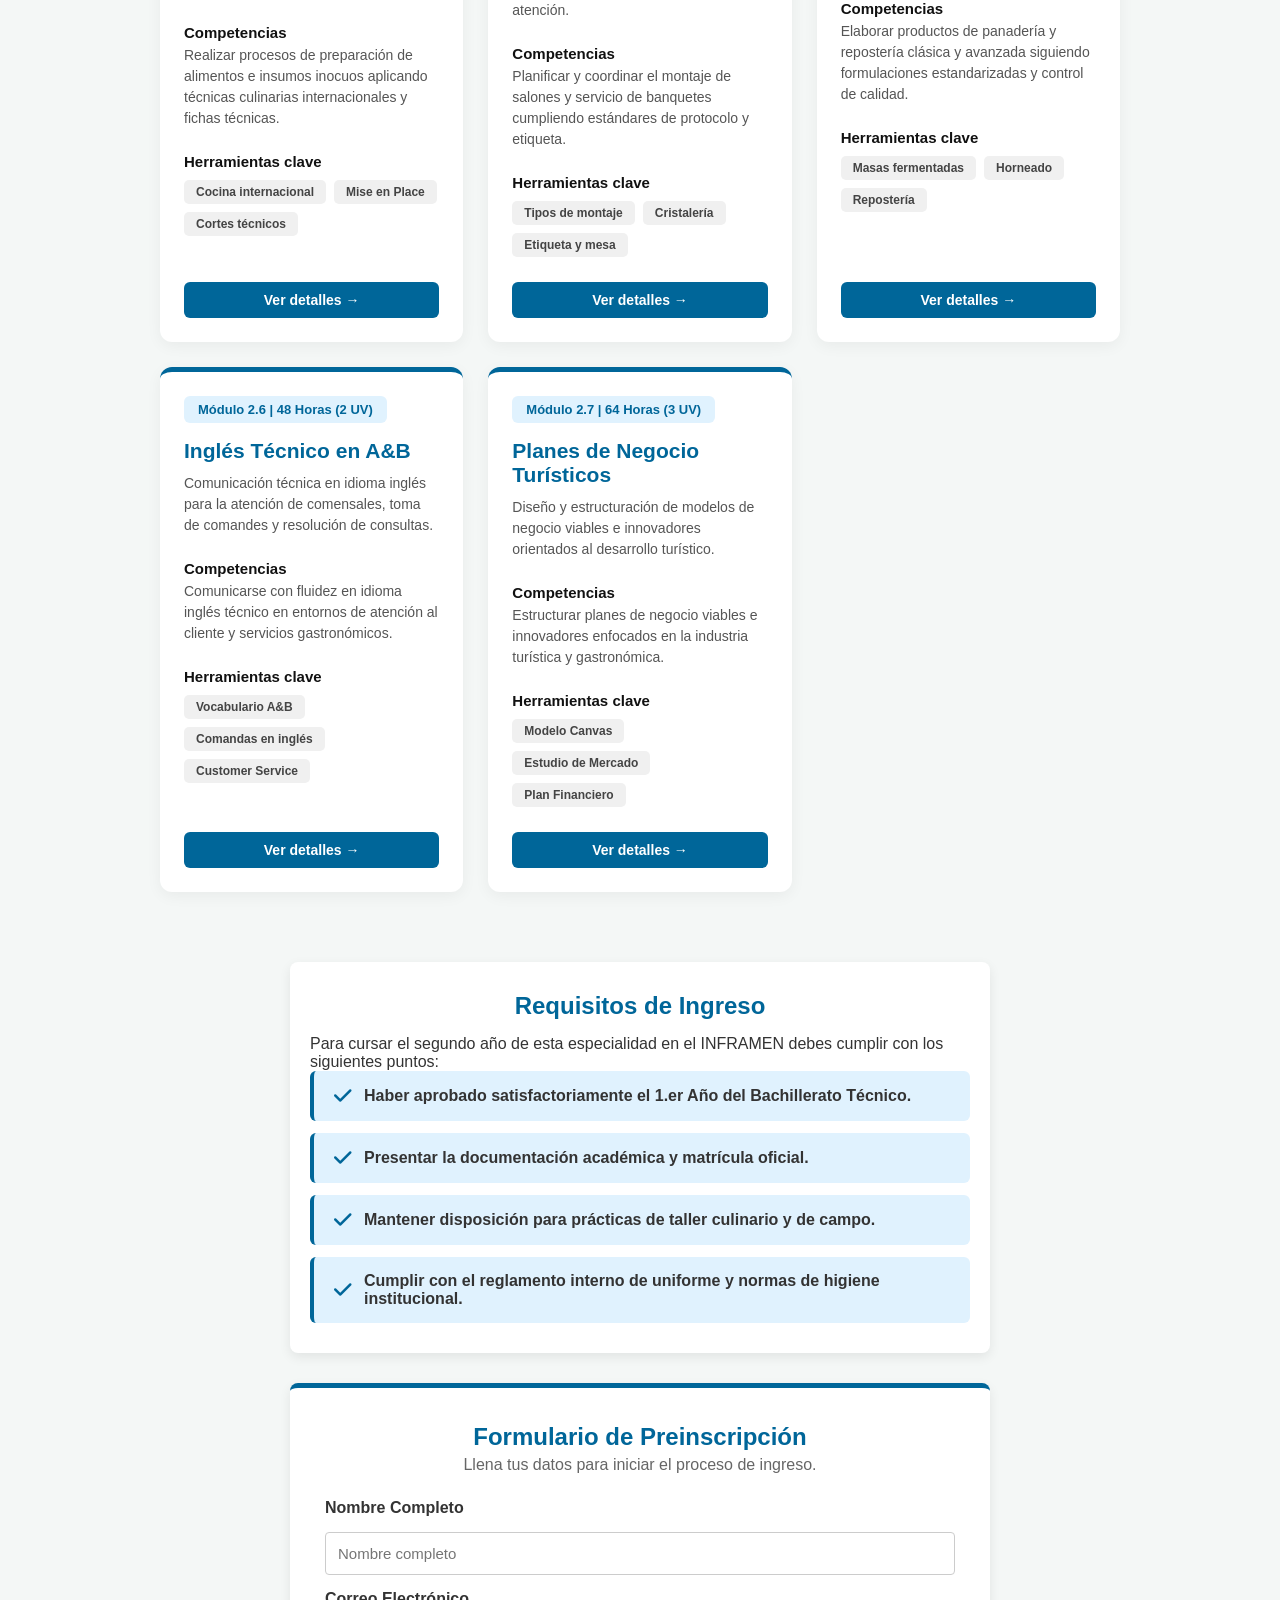
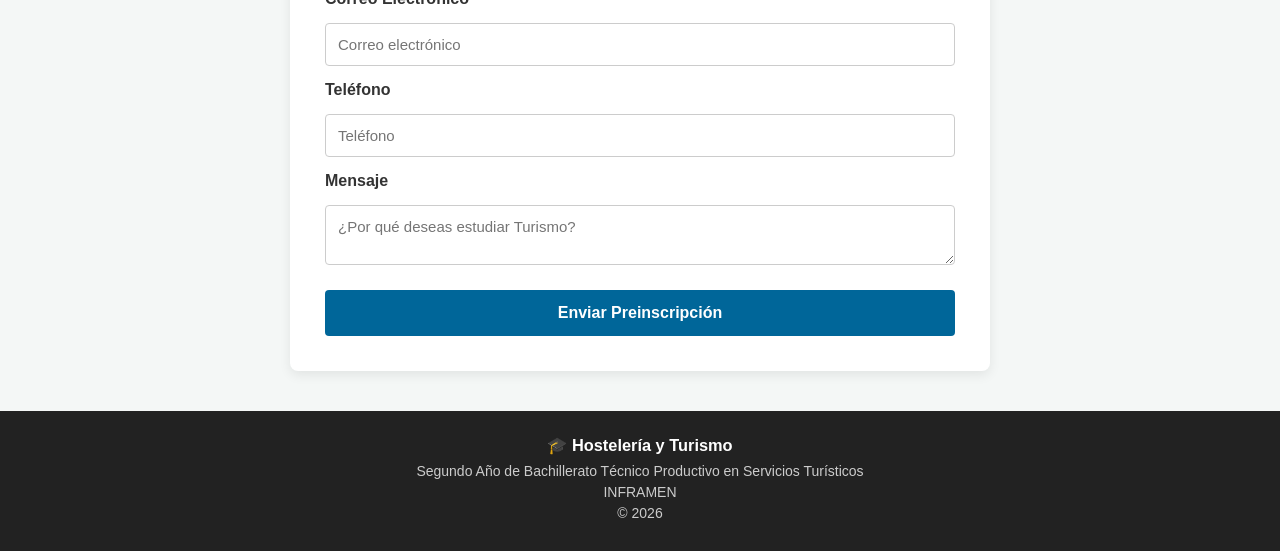
<file: segundo-año.html>
<!DOCTYPE html>
<html lang="es">

<head>
    <meta charset="UTF-8">
    <meta name="viewport" content="width=device-width, initial-scale=1.0">
    <title>Hostelería y Turismo - 2do Año</title>
    <link rel="stylesheet" href="https://cdnjs.cloudflare.com/ajax/libs/font-awesome/6.5.1/css/all.min.css">
    <link rel="stylesheet" href="css/estilos.css">
</head>

<body>

    <header>
        <div class="logo">
            <h1>Servicios <span>Turísticos</span></h1>
        </div>

        <nav>
            <a href="index.html"><i class="fa-solid fa-house"></i> Inicio</a>
            <a href="primer-año.html"><i class="fa-solid fa-school"></i> 1er Año</a>
            <a href="segundo-año.html" class="active"><i class="fa-solid fa-school"></i> 2do Año</a>
            <a href="tercer-año.html"><i class="fa-solid fa-school"></i> 3er Año</a>
            <a href="Galeria.html"><i class="fa-solid fa-images"></i> Galería</a>
            <a href="contactanos.html"><i class="fa-solid fa-phone"></i> Contáctanos</a>
        </nav>
    </header>

    <section id="inicio" class="inicio">
        <div class="contenido">
            <h1>Segundo Año de Hostelería y Turismo</h1>
            <p>Conoce la especialidad de Bachillerato Técnico Productivo en Servicios Turísticos en el INFRAMEN.</p>
            <a href="#modulos" class="boton">Conocer más</a>
        </div>
    </section>

    <section id="informacion" class="seccion info">
        <h2>Información de la especialidad</h2>
        <p class="subtitulo-seccion">Conoce los pilares fundamentales de esta carrera técnica.</p>

        <div class="tarjetas">
            <div class="tarjeta">
                <h3><i class="fa-solid fa-utensils"></i> Gastronomía & A&B</h3>
                <p>Aprenderás técnicas culinarias nacionales e internacionales, inocuidad alimentaria y gestión de restaurantes.</p>
            </div>

            <div class="tarjeta">
                <h3><i class="fa-solid fa-glass-cheers"></i> Eventos & Banquetería</h3>
                <p>Dominarás la logística, montajes de mesa, etiqueta y protocolo para la organización de eventos masivos.</p>
            </div>

            <div class="tarjeta">
                <h3><i class="fa-solid fa-chart-line"></i> Emprendimiento Turístico</h3>
                <p>Desarrollarás competencias empresariales y de inglés técnico para liderar proyectos en el sector turístico.</p>
            </div>
        </div>
    </section>

    <section id="modulos" class="modulos">
        <div class="titulo">
            <h2>Módulos de Segundo Año</h2>
            <p>Conoce la descripción, competencias y herramientas clave de cada módulo técnico.</p>
        </div>

        <div class="contenedor materias">

            <!-- Módulo 0 -->
            <div class="modulo">
                <div class="badge">Orientación | 16 Horas (1 Sem.)</div>
                <h3>Orientación Metodológica</h3>
                <p class="descripcion">Aplicación de estrategias de aprendizaje autónomo y resolución de problemas bajo el enfoque de aprendizaje orientado a la acción.</p>
                <h4>Competencias</h4>
                <p class="competencia">Aplicar estrategias de aprendizaje autónomo y herramientas de pensamiento crítico para resolver problemas complejos del entorno turístico.</p>
                <h4>Herramientas clave</h4>
                <div class="etiquetas">
                    <span>Aprender haciendo</span>
                    <span>Proyectos</span>
                    <span>Marca personal</span>
                </div>
                <button class="btn-detalles" onclick="detalles(0)">Ver detalles &rarr;</button>
            </div>

            <!-- Módulo 2.1 -->
            <div class="modulo">
                <div class="badge">Módulo 2.1 | 80 Horas (4 UV)</div>
                <h3>Organización de A&B</h3>
                <p class="descripcion">Organización de procesos y logística de trabajo en servicios de alimentos y bebidas respetando la normativa legal e higiénica.</p>
                <h4>Competencias</h4>
                <p class="competencia">Organizar los procesos y logística operativa en establecimientos de alimentos y bebidas garantizando la satisfacción del cliente.</p>
                <h4>Herramientas clave</h4>
                <div class="etiquetas">
                    <span>Organigramas</span>
                    <span>Inventario PEPS</span>
                    <span>Seguridad A&B</span>
                </div>
                <button class="btn-detalles" onclick="detalles(1)">Ver detalles &rarr;</button>
            </div>

            <!-- Módulo 2.2 -->
            <div class="modulo">
                <div class="badge">Módulo 2.2 | 80 Horas (4 UV)</div>
                <h3>Gastronomía Salvadoreña</h3>
                <p class="descripcion">Elaboración de platillos y bebidas típicas salvadoreñas promoviendo el valor cultural y el turismo gastronómico nacional.</p>
                <h4>Competencias</h4>
                <p class="competencia">Aplicar procesos de elaboración de platillos y bebidas autóctonas según el contexto cultural y tradiciones nacionales.</p>
                <h4>Herramientas clave</h4>
                <div class="etiquetas">
                    <span>Cocina autóctona</span>
                    <span>Inocuidad</span>
                    <span>Recetas típicas</span>
                </div>
                <button class="btn-detalles" onclick="detalles(2)">Ver detalles &rarr;</button>
            </div>

            <!-- Módulo 2.3 -->
            <div class="modulo">
                <div class="badge">Módulo 2.3 | 144 Horas (7 UV)</div>
                <h3>Preparación de Alimentos y Bebidas</h3>
                <p class="descripcion">Técnicas culinarias avanzadas, recetas de cocina internacional y buenas prácticas de inocuidad alimentaria.</p>
                <h4>Competencias</h4>
                <p class="competencia">Realizar procesos de preparación de alimentos e insumos inocuos aplicando técnicas culinarias internacionales y fichas técnicas.</p>
                <h4>Herramientas clave</h4>
                <div class="etiquetas">
                    <span>Cocina internacional</span>
                    <span>Mise en Place</span>
                    <span>Cortes técnicos</span>
                </div>
                <button class="btn-detalles" onclick="detalles(3)">Ver detalles &rarr;</button>
            </div>

            <!-- Módulo 2.4 -->
            <div class="modulo">
                <div class="badge">Módulo 2.4 | 80 Horas (4 UV)</div>
                <h3>Montaje de Eventos y Banquetes</h3>
                <p class="descripcion">Planificación, montaje de salones y servicio protocolario de banquetes optimizando recursos y tiempos de atención.</p>
                <h4>Competencias</h4>
                <p class="competencia">Planificar y coordinar el montaje de salones y servicio de banquetes cumpliendo estándares de protocolo y etiqueta.</p>
                <h4>Herramientas clave</h4>
                <div class="etiquetas">
                    <span>Tipos de montaje</span>
                    <span>Cristalería</span>
                    <span>Etiqueta y mesa</span>
                </div>
                <button class="btn-detalles" onclick="detalles(4)">Ver detalles &rarr;</button>
            </div>

            <!-- Módulo 2.5 -->
            <div class="modulo">
                <div class="badge">Módulo 2.5 | 128 Horas (6 UV)</div>
                <h3>Panadería y Pastelería</h3>
                <p class="descripcion">Formulación, amasado, técnicas de horneado y decoración para productos de panadería y repostería.</p>
                <h4>Competencias</h4>
                <p class="competencia">Elaborar productos de panadería y repostería clásica y avanzada siguiendo formulaciones estandarizadas y control de calidad.</p>
                <h4>Herramientas clave</h4>
                <div class="etiquetas">
                    <span>Masas fermentadas</span>
                    <span>Horneado</span>
                    <span>Repostería</span>
                </div>
                <button class="btn-detalles" onclick="detalles(5)">Ver detalles &rarr;</button>
            </div>

            <!-- Módulo 2.6 -->
            <div class="modulo">
                <div class="badge">Módulo 2.6 | 48 Horas (2 UV)</div>
                <h3>Inglés Técnico en A&B</h3>
                <p class="descripcion">Comunicación técnica en idioma inglés para la atención de comensales, toma de comandes y resolución de consultas.</p>
                <h4>Competencias</h4>
                <p class="competencia">Comunicarse con fluidez en idioma inglés técnico en entornos de atención al cliente y servicios gastronómicos.</p>
                <h4>Herramientas clave</h4>
                <div class="etiquetas">
                    <span>Vocabulario A&B</span>
                    <span>Comandas en inglés</span>
                    <span>Customer Service</span>
                </div>
                <button class="btn-detalles" onclick="detalles(6)">Ver detalles &rarr;</button>
            </div>

            <!-- Módulo 2.7 -->
            <div class="modulo">
                <div class="badge">Módulo 2.7 | 64 Horas (3 UV)</div>
                <h3>Planes de Negocio Turísticos</h3>
                <p class="descripcion">Diseño y estructuración de modelos de negocio viables e innovadores orientados al desarrollo turístico.</p>
                <h4>Competencias</h4>
                <p class="competencia">Estructurar planes de negocio viables e innovadores enfocados en la industria turística y gastronómica.</p>
                <h4>Herramientas clave</h4>
                <div class="etiquetas">
                    <span>Modelo Canvas</span>
                    <span>Estudio de Mercado</span>
                    <span>Plan Financiero</span>
                </div>
                <button class="btn-detalles" onclick="detalles(7)">Ver detalles &rarr;</button>
            </div>

        </div>
    </section>

    <section id="requisitos" class="requisitos">
        <h2>Requisitos de Ingreso</h2>
        <p>Para cursar el segundo año de esta especialidad en el INFRAMEN debes cumplir con los siguientes puntos:</p>
        <ul>
            <li><i class="fa-solid fa-check"></i> Haber aprobado satisfactoriamente el 1.er Año del Bachillerato Técnico.</li>
            <li><i class="fa-solid fa-check"></i> Presentar la documentación académica y matrícula oficial.</li>
            <li><i class="fa-solid fa-check"></i> Mantener disposición para prácticas de taller culinario y de campo.</li>
            <li><i class="fa-solid fa-check"></i> Cumplir con el reglamento interno de uniforme y normas de higiene institucional.</li>
        </ul>
    </section>

    <!-- Modal para Detalles -->
    <!-- Modal para Detalles -->
    <div id="ventana">
        <div class="detalle">
            <h2 id="titulo"></h2>
            <p class="horas" id="horas"></p>

            <h3>📚 Descripción del módulo</h3>
            <p id="descripcion"></p>

            <h3>🎯 Competencias</h3>
            <p id="competencias"></p>

            <h3>🛠️ Herramientas clave</h3>
            <p id="herramientas"></p>

            <h3>📋 Contenidos principales</h3>
            <p id="contenido"></p>

            <h3>💼 Aplicación profesional y evaluación</h3>
            <p id="trabajo"></p>

            <button onclick="cerrar()">Cerrar</button>
        </div>
    </div>
    <section id="preinscripcion" class="formulario">
        <h2>Formulario de Preinscripción</h2>
        <p>Llena tus datos para iniciar el proceso de ingreso.</p>
        <form>
            <label>Nombre Completo</label>
            <input type="text" placeholder="Nombre completo" required>

            <label>Correo Electrónico</label>
            <input type="email" placeholder="Correo electrónico" required>

            <label>Teléfono</label>
            <input type="tel" placeholder="Teléfono" required>

            <label>Mensaje</label>
            <textarea placeholder="¿Por qué deseas estudiar Turismo?"></textarea>

            <button type="submit">Enviar Preinscripción</button>
        </form>
    </section>
    <footer>
        <h3>🎓 Hostelería y Turismo</h3>
        <p>Segundo Año de Bachillerato Técnico Productivo en Servicios Turísticos</p>
        <p>INFRAMEN</p>
        <p>© 2026</p>
    </footer>

    <script src="js/scripts.js"></script>
</body>

</html>
</file>
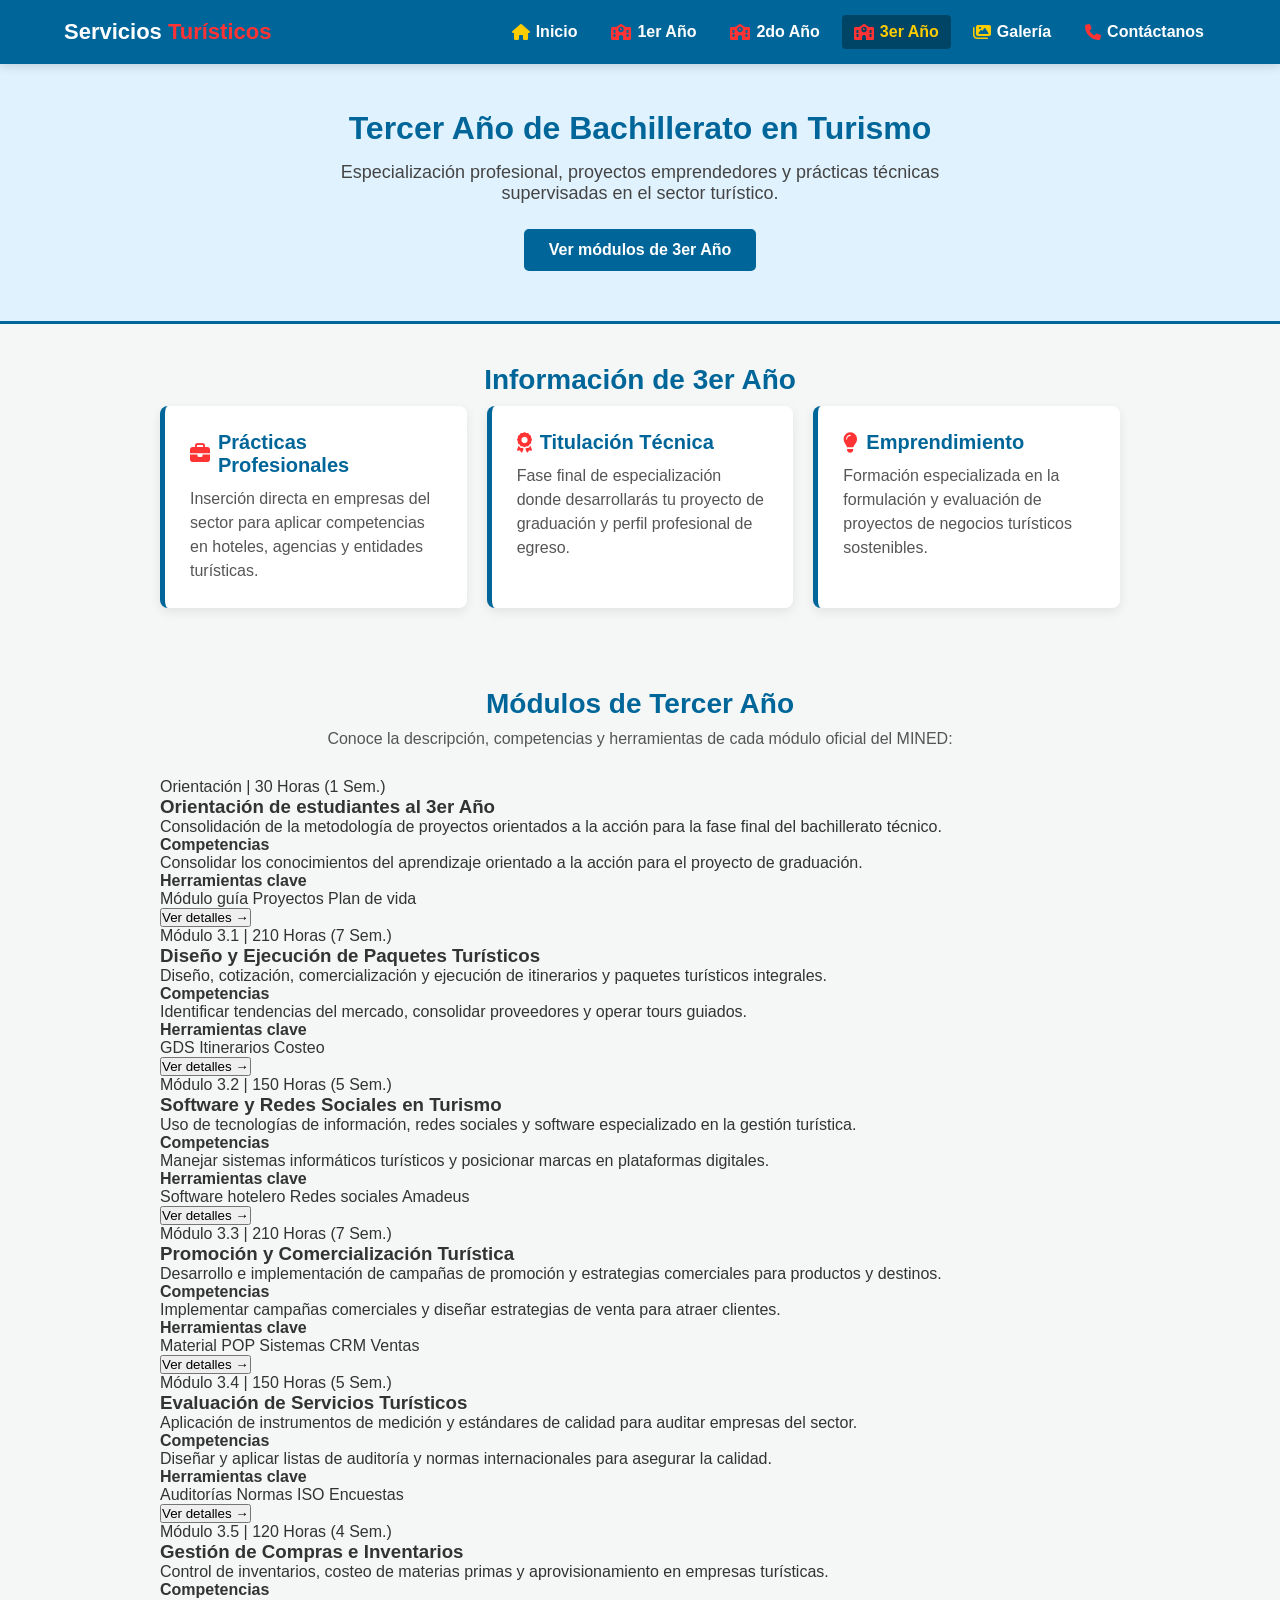
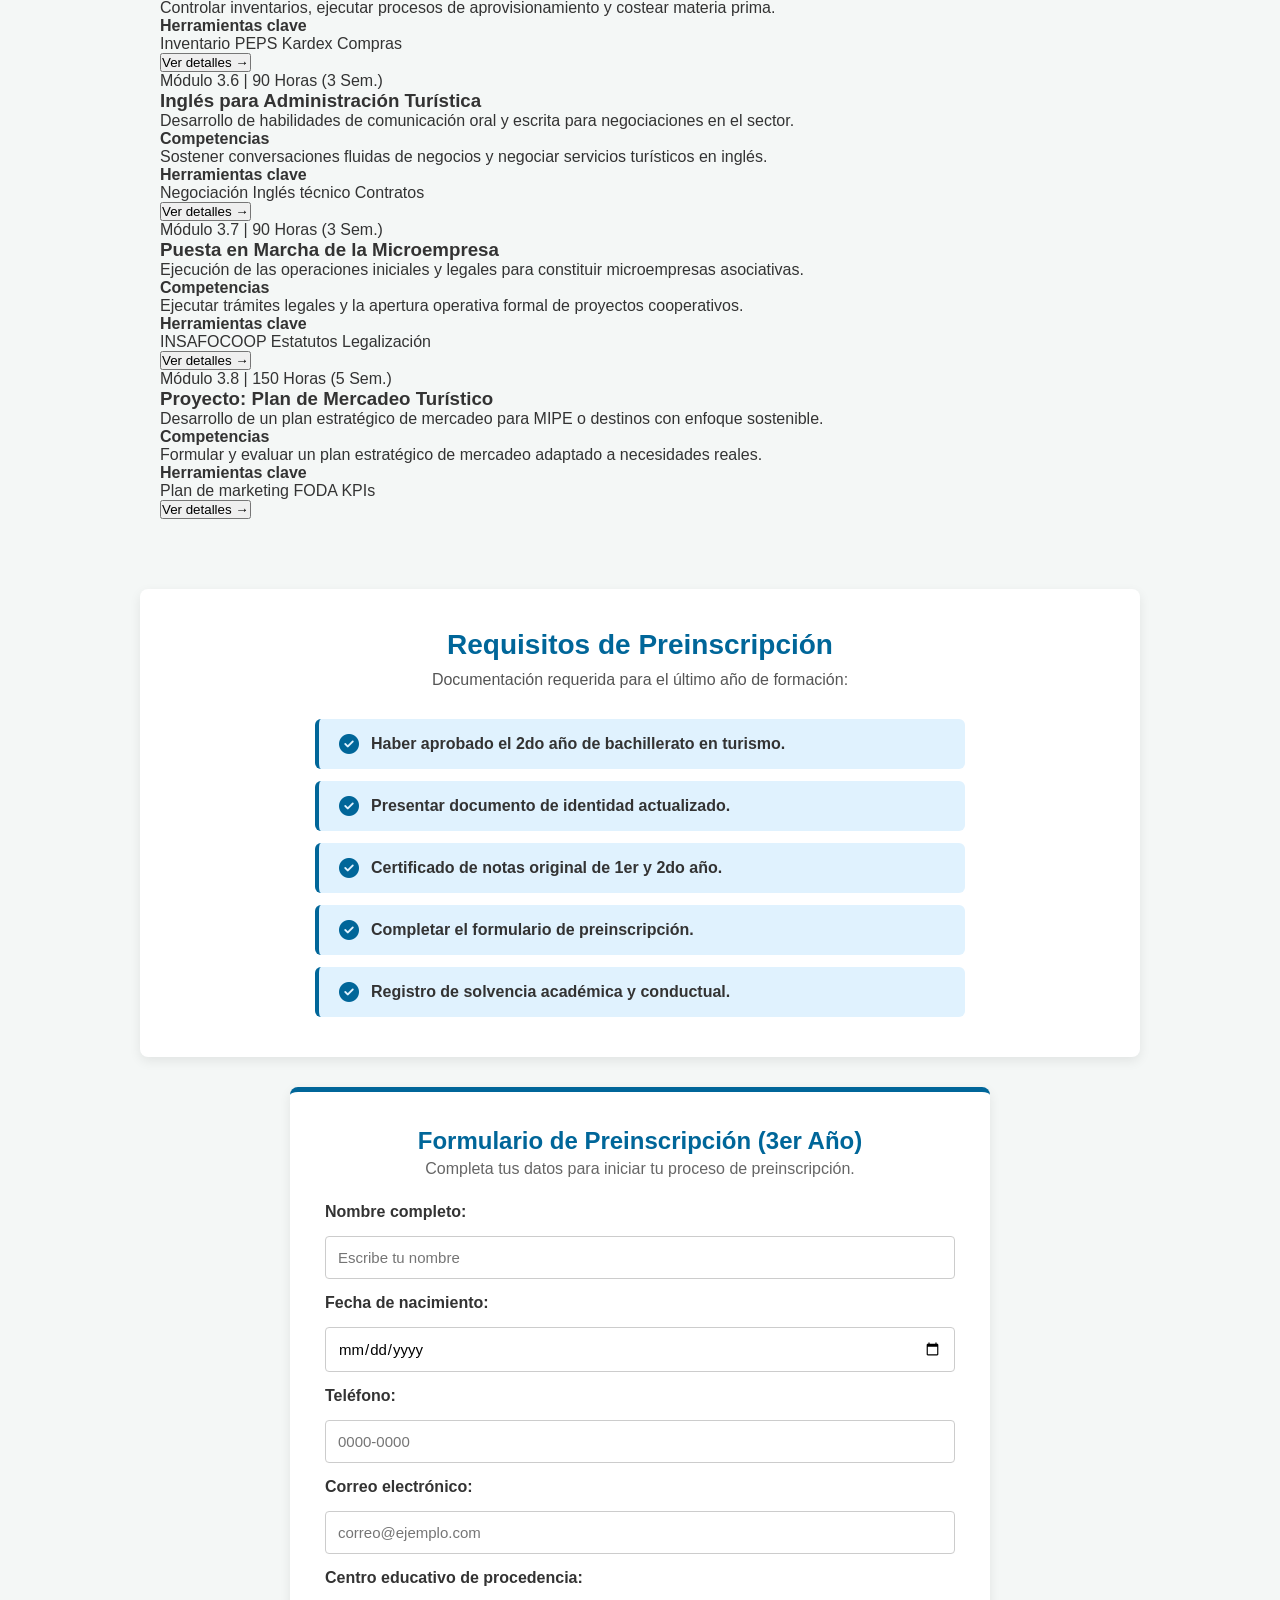
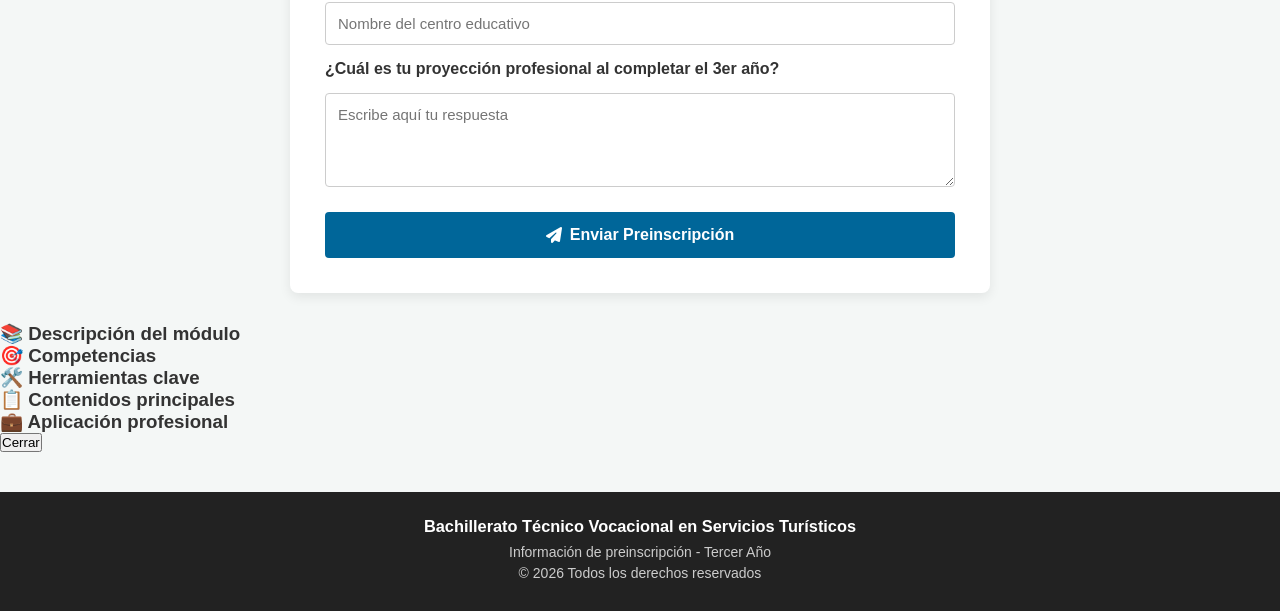
<file: tercer-año.html>
<!DOCTYPE html>
<html lang="es">
<head>
    <meta charset="UTF-8">
    <meta name="viewport" content="width=device-width, initial-scale=1.0">
    <title>3er Año - Bachillerato en Turismo</title>
    <link rel="stylesheet" href="https://cdnjs.cloudflare.com/ajax/libs/font-awesome/6.5.1/css/all.min.css">
    <link rel="stylesheet" href="css/estilo.css">
</head>
<body>

    <header>
        <div class="logo">
            <h1>Servicios <span>Turísticos</span></h1>
        </div>

        <nav>
            <ul>
                <li><a href="index.html"><i class="fa-solid fa-house"></i> Inicio</a></li>
                <li><a href="primer-año.html"><i class="fa-solid fa-school"></i> 1er Año</a></li>
                <li><a href="segundo-año.html"><i class="fa-solid fa-school"></i> 2do Año</a></li>
                <li><a href="tercer-año.html" class="active"><i class="fa-solid fa-school"></i> 3er Año</a></li>
                <li><a href="Galeria.html"><i class="fa-solid fa-images"></i> Galería</a></li>
                <li><a href="contactanos.html"><i class="fa-solid fa-phone"></i> Contáctanos</a></li>
            </ul>
        </nav>
    </header>

    <section id="inicio" class="hero">
        <div class="contenido">
            <h2>Tercer Año de Bachillerato en Turismo</h2>
            <p>Especialización profesional, proyectos emprendedores y prácticas técnicas supervisadas en el sector turístico.</p>
            <a href="#modulos" class="boton">Ver módulos de 3er Año</a>
        </div>
    </section>

    <section id="informacion" class="seccion">
        <h2>Información de 3er Año</h2>
        <div class="tarjetas">
            <div class="tarjeta">
                <h3><i class="fa-solid fa-briefcase"></i> Prácticas Profesionales</h3>
                <p>Inserción directa en empresas del sector para aplicar competencias en hoteles, agencias y entidades turísticas.</p>
            </div>
            <div class="tarjeta">
                <h3><i class="fa-solid fa-award"></i> Titulación Técnica</h3>
                <p>Fase final de especialización donde desarrollarás tu proyecto de graduación y perfil profesional de egreso.</p>
            </div>
            <div class="tarjeta">
                <h3><i class="fa-solid fa-lightbulb"></i> Emprendimiento</h3>
                <p>Formación especializada en la formulación y evaluación de proyectos de negocios turísticos sostenibles.</p>
            </div>
        </div>
    </section>

    <section id="modulos" class="seccion">
        <h2>Módulos de Tercer Año</h2>
        <p class="subtitulo-seccion">Conoce la descripción, competencias y herramientas de cada módulo oficial del MINED:</p>

        <div class="contenedor-materias">

            <!-- Módulo 3.0 -->
            <div class="modulo-card">
                <div>
                    <div class="badge-modulo">Orientación | 30 Horas (1 Sem.)</div>
                    <h3>Orientación de estudiantes al 3er Año</h3>
                    <p class="descripcion">Consolidación de la metodología de proyectos orientados a la acción para la fase final del bachillerato técnico.</p>
                    <h4>Competencias</h4>
                    <p class="competencia">Consolidar los conocimientos del aprendizaje orientado a la acción para el proyecto de graduación.</p>
                    <h4>Herramientas clave</h4>
                    <div class="etiquetas-herramientas">
                        <span>Módulo guía</span>
                        <span>Proyectos</span>
                        <span>Plan de vida</span>
                    </div>
                </div>
                <button class="btn-detalles-modulo" onclick="detalles(0)">Ver detalles &rarr;</button>
            </div>

            <!-- Módulo 3.1 -->
            <div class="modulo-card">
                <div>
                    <div class="badge-modulo">Módulo 3.1 | 210 Horas (7 Sem.)</div>
                    <h3>Diseño y Ejecución de Paquetes Turísticos</h3>
                    <p class="descripcion">Diseño, cotización, comercialización y ejecución de itinerarios y paquetes turísticos integrales.</p>
                    <h4>Competencias</h4>
                    <p class="competencia">Identificar tendencias del mercado, consolidar proveedores y operar tours guiados.</p>
                    <h4>Herramientas clave</h4>
                    <div class="etiquetas-herramientas">
                        <span>GDS</span>
                        <span>Itinerarios</span>
                        <span>Costeo</span>
                    </div>
                </div>
                <button class="btn-detalles-modulo" onclick="detalles(1)">Ver detalles &rarr;</button>
            </div>

            <!-- Módulo 3.2 -->
            <div class="modulo-card">
                <div>
                    <div class="badge-modulo">Módulo 3.2 | 150 Horas (5 Sem.)</div>
                    <h3>Software y Redes Sociales en Turismo</h3>
                    <p class="descripcion">Uso de tecnologías de información, redes sociales y software especializado en la gestión turística.</p>
                    <h4>Competencias</h4>
                    <p class="competencia">Manejar sistemas informáticos turísticos y posicionar marcas en plataformas digitales.</p>
                    <h4>Herramientas clave</h4>
                    <div class="etiquetas-herramientas">
                        <span>Software hotelero</span>
                        <span>Redes sociales</span>
                        <span>Amadeus</span>
                    </div>
                </div>
                <button class="btn-detalles-modulo" onclick="detalles(2)">Ver detalles &rarr;</button>
            </div>

            <!-- Módulo 3.3 -->
            <div class="modulo-card">
                <div>
                    <div class="badge-modulo">Módulo 3.3 | 210 Horas (7 Sem.)</div>
                    <h3>Promoción y Comercialización Turística</h3>
                    <p class="descripcion">Desarrollo e implementación de campañas de promoción y estrategias comerciales para productos y destinos.</p>
                    <h4>Competencias</h4>
                    <p class="competencia">Implementar campañas comerciales y diseñar estrategias de venta para atraer clientes.</p>
                    <h4>Herramientas clave</h4>
                    <div class="etiquetas-herramientas">
                        <span>Material POP</span>
                        <span>Sistemas CRM</span>
                        <span>Ventas</span>
                    </div>
                </div>
                <button class="btn-detalles-modulo" onclick="detalles(3)">Ver detalles &rarr;</button>
            </div>

            <!-- Módulo 3.4 -->
            <div class="modulo-card">
                <div>
                    <div class="badge-modulo">Módulo 3.4 | 150 Horas (5 Sem.)</div>
                    <h3>Evaluación de Servicios Turísticos</h3>
                    <p class="descripcion">Aplicación de instrumentos de medición y estándares de calidad para auditar empresas del sector.</p>
                    <h4>Competencias</h4>
                    <p class="competencia">Diseñar y aplicar listas de auditoría y normas internacionales para asegurar la calidad.</p>
                    <h4>Herramientas clave</h4>
                    <div class="etiquetas-herramientas">
                        <span>Auditorías</span>
                        <span>Normas ISO</span>
                        <span>Encuestas</span>
                    </div>
                </div>
                <button class="btn-detalles-modulo" onclick="detalles(4)">Ver detalles &rarr;</button>
            </div>

            <!-- Módulo 3.5 -->
            <div class="modulo-card">
                <div>
                    <div class="badge-modulo">Módulo 3.5 | 120 Horas (4 Sem.)</div>
                    <h3>Gestión de Compras e Inventarios</h3>
                    <p class="descripcion">Control de inventarios, costeo de materias primas y aprovisionamiento en empresas turísticas.</p>
                    <h4>Competencias</h4>
                    <p class="competencia">Controlar inventarios, ejecutar procesos de aprovisionamiento y costear materia prima.</p>
                    <h4>Herramientas clave</h4>
                    <div class="etiquetas-herramientas">
                        <span>Inventario PEPS</span>
                        <span>Kardex</span>
                        <span>Compras</span>
                    </div>
                </div>
                <button class="btn-detalles-modulo" onclick="detalles(5)">Ver detalles &rarr;</button>
            </div>

            <!-- Módulo 3.6 -->
            <div class="modulo-card">
                <div>
                    <div class="badge-modulo">Módulo 3.6 | 90 Horas (3 Sem.)</div>
                    <h3>Inglés para Administración Turística</h3>
                    <p class="descripcion">Desarrollo de habilidades de comunicación oral y escrita para negociaciones en el sector.</p>
                    <h4>Competencias</h4>
                    <p class="competencia">Sostener conversaciones fluidas de negocios y negociar servicios turísticos en inglés.</p>
                    <h4>Herramientas clave</h4>
                    <div class="etiquetas-herramientas">
                        <span>Negociación</span>
                        <span>Inglés técnico</span>
                        <span>Contratos</span>
                    </div>
                </div>
                <button class="btn-detalles-modulo" onclick="detalles(6)">Ver detalles &rarr;</button>
            </div>

            <!-- Módulo 3.7 -->
            <div class="modulo-card">
                <div>
                    <div class="badge-modulo">Módulo 3.7 | 90 Horas (3 Sem.)</div>
                    <h3>Puesta en Marcha de la Microempresa</h3>
                    <p class="descripcion">Ejecución de las operaciones iniciales y legales para constituir microempresas asociativas.</p>
                    <h4>Competencias</h4>
                    <p class="competencia">Ejecutar trámites legales y la apertura operativa formal de proyectos cooperativos.</p>
                    <h4>Herramientas clave</h4>
                    <div class="etiquetas-herramientas">
                        <span>INSAFOCOOP</span>
                        <span>Estatutos</span>
                        <span>Legalización</span>
                    </div>
                </div>
                <button class="btn-detalles-modulo" onclick="detalles(7)">Ver detalles &rarr;</button>
            </div>

            <!-- Módulo 3.8 -->
            <div class="modulo-card">
                <div>
                    <div class="badge-modulo">Módulo 3.8 | 150 Horas (5 Sem.)</div>
                    <h3>Proyecto: Plan de Mercadeo Turístico</h3>
                    <p class="descripcion">Desarrollo de un plan estratégico de mercadeo para MIPE o destinos con enfoque sostenible.</p>
                    <h4>Competencias</h4>
                    <p class="competencia">Formular y evaluar un plan estratégico de mercadeo adaptado a necesidades reales.</p>
                    <h4>Herramientas clave</h4>
                    <div class="etiquetas-herramientas">
                        <span>Plan de marketing</span>
                        <span>FODA</span>
                        <span>KPIs</span>
                    </div>
                </div>
                <button class="btn-detalles-modulo" onclick="detalles(8)">Ver detalles &rarr;</button>
            </div>

        </div>
    </section>

    <section id="requisitos" class="seccion requisitos">
        <h2>Requisitos de Preinscripción</h2>
        <p class="subtitulo-seccion">Documentación requerida para el último año de formación:</p>

        <ul>
            <li><i class="fa-solid fa-circle-check"></i> Haber aprobado el 2do año de bachillerato en turismo.</li>
            <li><i class="fa-solid fa-circle-check"></i> Presentar documento de identidad actualizado.</li>
            <li><i class="fa-solid fa-circle-check"></i> Certificado de notas original de 1er y 2do año.</li>
            <li><i class="fa-solid fa-circle-check"></i> Completar el formulario de preinscripción.</li>
            <li><i class="fa-solid fa-circle-check"></i> Registro de solvencia académica y conductual.</li>
        </ul>
    </section>

    <section id="preinscripcion" class="formulario">
        <h2>Formulario de Preinscripción (3er Año)</h2>
        <p>Completa tus datos para iniciar tu proceso de preinscripción.</p>

        <form id="form-preinscripcion">
            <label for="nombre">Nombre completo:</label>
            <input type="text" id="nombre" placeholder="Escribe tu nombre" required>

            <label for="fecha">Fecha de nacimiento:</label>
            <input type="date" id="fecha" required>

            <label for="telefono">Teléfono:</label>
            <input type="tel" id="telefono" placeholder="0000-0000" required>

            <label for="correo">Correo electrónico:</label>
            <input type="email" id="correo" placeholder="correo@ejemplo.com" required>

            <label for="colegio">Centro educativo de procedencia:</label>
            <input type="text" id="colegio" placeholder="Nombre del centro educativo">

            <label for="comentario">¿Cuál es tu proyección profesional al completar el 3er año?</label>
            <textarea id="comentario" rows="4" placeholder="Escribe aquí tu respuesta"></textarea>

            <button type="submit"><i class="fa-solid fa-paper-plane"></i> Enviar Preinscripción</button>
        </form>
    </section>

    <!-- Ventana Modal para Ver Detalles -->
    <div id="ventana">
        <div class="detalle">
            <h2 id="titulo"></h2>
            <p class="horas" id="horas"></p>

            <h3>📚 Descripción del módulo</h3>
            <p id="descripcion"></p>

            <h3>🎯 Competencias</h3>
            <p id="competencias"></p>

            <h3>🛠️ Herramientas clave</h3>
            <p id="herramientas"></p>

            <h3>📋 Contenidos principales</h3>
            <p id="contenido"></p>

            <h3>💼 Aplicación profesional</h3>
            <p id="trabajo"></p>

            <button onclick="cerrar()">Cerrar</button>
        </div>
    </div>

    <footer>
        <h3>Bachillerato Técnico Vocacional en Servicios Turísticos</h3>
        <p>Información de preinscripción - Tercer Año</p>
        <p>© 2026 Todos los derechos reservados</p>
    </footer>

    <script src="js/ap.js"></script>
</body>
</html>
</file>
<file: css/style.css>
* {
    margin: 0;
    padding: 0;
    box-sizing: border-box;
    font-family: 'Segoe UI', Tahoma, Geneva, Verdana, sans-serif;
}

body {
    background-color: #f4f7f6;
    color: #333;
    padding-top: 60px;
}

header {
    background-color: #006699;
    color: white;
    display: flex;
    justify-content: space-between;
    align-items: center;
    padding: 15px 5%;
    position: fixed;
    top: 0;
    left: 0;
    width: 100%;
    z-index: 1000;
    box-shadow: 0 2px 10px rgba(0, 0, 0, 0.15);
}

.logo h1 {
    font-size: 22px;
}

.logo span {
    color: #ff3333;
}

nav ul {
    display: flex;
    list-style: none;
}

nav ul li {
    margin-left: 15px;
}

nav ul li a {
    color: white;
    text-decoration: none;
    font-weight: bold;
    padding: 8px 12px;
    border-radius: 4px;
    transition: background-color 0.3s, color 0.3s;
}

nav ul li a:hover, 
nav ul li a.active {
    background-color: #004466;
    color: #ffcc00;
}

nav a .fa-house {
    color: #ffcc00;
}

nav a .fa-school {
    color: #ff3333;
}

nav a .fa-images {
    color: #ffcc00;
}

nav a .fa-phone {
    color: #ff3333;
}

.hero {
    text-align: center;
    padding: 35px 20px 20px 20px;
    background-color: #e0f2fe;
    border-bottom: 3px solid #006699;
}

.hero h2 {
    color: #006699;
    margin-top: 0;
    margin-bottom: 10px;
    font-size: 26px;
}

.hero p {
    margin: 0;
    font-size: 16px;
    color: #444;
}

.galeria {
    text-align: center;
    width: 100%;
    margin-top: 0;
    padding-top: 0;
}

.carrusel {
    display: flex;
    align-items: center;
    justify-content: center;    
    width: 100%;
    margin: 0 auto;
    position: relative;
    background-color: #111;
    overflow: hidden;
}

.contenedor-diapositivas {
    width: 100%;
    position: relative;
    background-color: #000;
    min-height: 540px; 
}

.diapositiva {
    position: absolute;
    top: 0;
    left: 0;
    width: 100%;
    opacity: 0;
    pointer-events: none;
    transition: transform 0.6s cubic-bezier(0.25, 1, 0.5, 1), opacity 0.6s ease-in-out;
}

.diapositiva.activa {
    position: relative;
    opacity: 1;
    transform: translateX(0);
    pointer-events: auto;
}

.diapositiva.desplazar-izquierda {
    transform: translateX(-100%);
    opacity: 0;
}

.diapositiva.desplazar-derecha {
    transform: translateX(100%);
    opacity: 0;
}

.diapositiva.preparar-izquierda {
    transform: translateX(-100%);
    opacity: 0;
}

.diapositiva.preparar-derecha {
    transform: translateX(100%);
    opacity: 0;
}

.diapositiva img {
    width: 100%;
    max-width: 100%;
    height: 480px;
    object-fit: cover;
    display: block;
}

.diapositiva p {
    padding: 15px;
    font-size: 18px;
    font-weight: bold;
    color: #006699;
    background-color: #ffffff;
    box-shadow: 0 -2px 5px rgba(0,0,0,0.05);
}

.btn-carrusel {
    position: absolute;
    top: 50%;
    transform: translateY(-56%);
    z-index: 10;
    color: white;
    background-color: rgba(0, 0, 0, 0);
    border: none;
    font-size: 28px;
    width: 45px;
    height: 480px;
    cursor: pointer;
    border-radius: 4px;
    transition: 0.3s;
    user-select: none;
    display: flex;
    align-items: center;
    justify-content: center;
}

.btn-carrusel:first-child {
    left: 15px;
}

.btn-carrusel:last-child {
    right: 15px;
}

.btn-carrusel:hover {
    font-size: 40px;
}

.aprenderas {
    display: flex;
    justify-content: center;
    padding: 30px 20px;
    font-size: 18px;
}

.info {
    background-color: white;
    padding: 25px;
    border-radius: 8px;
    max-width: 650px;
    width: 100%;
    border-left: 5px solid #006699;
    box-shadow: 0 4px 12px rgba(0,0,0,0.08);
}

.info h3 {
    margin-bottom: 15px;
    color: #006699;
    font-size: 22px;
}

.info ul {
    list-style: none;
    padding-left: 0;
}

.info li {
    margin-bottom: 12px;
    display: flex;
    align-items: center;
    justify-content: space-between;
    border-bottom: 1px dashed #eee;
    padding-bottom: 8px;
}

.info li i {
    color: #006699;
    font-size: 20px;
}

/* --- SECCIÓN BENEFICIOS CON IMAGEN DE FONDO DEL INFRAMEN --- */
.beneficios-inframen {
    position: relative;
    background-image: url('../imagenes/image.png');
    background-size: cover;
    background-position: center;
    background-attachment: fixed;
    color: #ffffff;
    margin-top: 40px;
}

.beneficios-overlay {
    background: rgba(0, 0, 0, 0.72);
    padding: 50px 20px;
    max-width: 1200px;
    margin: 0 auto;
}

.beneficios-overlay h2 {
    text-align: center;
    font-size: 28px;
    font-weight: 800;
    margin-bottom: 35px;
    letter-spacing: 1.5px;
    text-transform: uppercase;
    text-shadow: 2px 2px 4px rgba(0, 0, 0, 0.8);
    color: #ffffff;
}

.beneficios-grid {
    display: grid;
    grid-template-columns: 1fr 1fr;
    gap: 40px;
    margin-bottom: 35px;
}

.beneficios-columna h3, 
.beneficios-estudiantes h3 {
    font-size: 16px;
    font-weight: 800;
    color: #ffffff;
    margin-bottom: 15px;
    text-transform: uppercase;
    letter-spacing: 0.8px;
    text-shadow: 1px 1px 3px rgba(0,0,0,0.8);
}

.beneficios-columna ul, 
.beneficios-estudiantes ul {
    list-style-type: disc;
    padding-left: 20px;
}

.beneficios-columna li, 
.beneficios-estudiantes li {
    font-size: 14.5px;
    line-height: 1.5;
    margin-bottom: 8px;
    text-shadow: 1px 1px 3px rgba(0, 0, 0, 0.9);
}

.beneficios-estudiantes {
    border-top: 1px solid rgba(255, 255, 255, 0.25);
    padding-top: 25px;
}

footer {
    text-align: center;
    background-color: #222;
    color: white;
    padding: 20px;
    margin-top: 0;
    font-size: 14px;
}
</file>
<file: css/styles.css>
* {
    margin: 0;
    padding: 0;
    box-sizing: border-box;
    font-family: 'Segoe UI', Tahoma, Geneva, Verdana, sans-serif;
}

body {
    background-color: #f4f7f6;
}

/* --- HEADER & NAVEGACIÓN --- */
header {
    background-color: #006699;
    padding: 15px 40px;
    display: flex;
    justify-content: space-between;
    align-items: center;
    box-shadow: 0 4px 12px rgba(0, 0, 0, 0.15);
    position: sticky;
    top: 0;
    z-index: 1000;
}

.logo h1 {
    color: #ffffff;
    font-size: 24px;
    font-weight: 700;
}

.logo h1 span {
    color: #ff3333;
}

nav ul {
    list-style: none;
    display: flex;
    gap: 15px;
    align-items: center;
}

nav ul li a {
    color: #ffffff;
    text-decoration: none;
    font-weight: 600;
    font-size: 15px;
    padding: 8px 16px;
    border-radius: 4px;
    transition: all 0.3s ease;
    display: flex;
    align-items: center;
    gap: 8px;
}

nav ul li a i {
    font-size: 14px;
}

nav ul li a:hover,
nav ul li a.active {
    background-color: #004466;
    color: #ffcc00;
}

/* --- HERO SECTION --- */
.hero {
    text-align: center;
    padding: 40px 20px;
}

.hero-contacto {
    background: linear-gradient(135deg, #006699 0%, #003355 60%, #ff3333 100%);
    color: white;
}

.hero-contacto h2 {
    color: #ffffff;
    font-size: 28px;
    margin-bottom: 10px;
}

.hero-contacto p {
    color: #e0f2fe;
    font-size: 16px;
}

/* --- CONTENEDOR PRINCIPAL --- */
.contacto-container {
    max-width: 1200px;
    margin: 40px auto;
    padding: 0 20px;
}

/* --- TARJETAS DE INFORMACIÓN GENERAL --- */
.tarjetas-contacto {
    display: grid;
    grid-template-columns: repeat(auto-fit, minmax(220px, 1fr));
    gap: 20px;
    margin-bottom: 40px;
}

.tarjeta-info {
    background-color: #ffffff;
    padding: 25px 20px;
    border-radius: 12px;
    text-align: center;
    box-shadow: 0 4px 15px rgba(0, 0, 0, 0.06);
    border-bottom: 4px solid #006699;
    transition: transform 0.3s ease, box-shadow 0.3s ease, border-color 0.3s ease;
}

.tarjeta-info:hover {
    transform: translateY(-8px);
    box-shadow: 0 8px 25px rgba(255, 51, 51, 0.15);
    border-bottom-color: #ff3333;
}

.icono-box {
    width: 60px;
    height: 60px;
    border-radius: 50%;
    display: flex;
    align-items: center;
    justify-content: center;
    margin: 0 auto 15px auto;
    font-size: 24px;
    color: white;
}

.icono-box.red {
    background-color: #ff3333;
    box-shadow: 0 4px 10px rgba(255, 51, 51, 0.3);
}

.icono-box.yellow {
    background-color: #ffcc00;
    color: #333;
    box-shadow: 0 4px 10px rgba(255, 204, 0, 0.4);
}

.tarjeta-info h3 {
    color: #006699;
    font-size: 18px;
    margin-bottom: 10px;
}

.tarjeta-info p {
    color: #555;
    font-size: 14px;
    margin-bottom: 5px;
}

/* --- FORMULARIO DE CONTACTO --- */
.formulario-card {
    background-color: #ffffff;
    padding: 35px;
    border-radius: 12px;
    box-shadow: 0 4px 20px rgba(0, 0, 0, 0.08);
    border-top: 5px solid #ff3333;
    margin-bottom: 40px;
}

.form-header h3 {
    color: #006699;
    font-size: 22px;
    margin-bottom: 8px;
}

.form-header p {
    color: #666;
    font-size: 14px;
    margin-bottom: 20px;
}

.input-group {
    display: flex;
    flex-direction: column;
    gap: 6px;
    margin-bottom: 18px;
}

.input-row {
    display: grid;
    grid-template-columns: 1fr 1fr;
    gap: 15px;
}

.input-group label {
    font-size: 14px;
    font-weight: 600;
    color: #333;
    display: flex;
    align-items: center;
    gap: 6px;
}

.input-group label i {
    color: #ff3333;
}

.input-group input, 
.input-group select, 
.input-group textarea {
    padding: 12px 14px;
    border: 2px solid #e1e8ed;
    border-radius: 6px;
    font-size: 14px;
    outline: none;
    transition: border-color 0.3s ease, box-shadow 0.3s ease;
}

.input-group input:focus, 
.input-group select:focus, 
.input-group textarea:focus {
    border-color: #006699;
    box-shadow: 0 0 8px rgba(0, 102, 153, 0.2);
}

.btn-enviar {
    width: 100%;
    background-color: #ff3333;
    color: white;
    border: none;
    padding: 14px;
    font-size: 16px;
    font-weight: bold;
    border-radius: 6px;
    cursor: pointer;
    display: flex;
    align-items: center;
    justify-content: center;
    gap: 10px;
    transition: background-color 0.3s ease, transform 0.2s ease, box-shadow 0.3s ease;
}

.btn-enviar:hover {
    background-color: #cc0000;
    box-shadow: 0 6px 18px rgba(255, 51, 51, 0.35);
    transform: translateY(-2px);
}

.btn-enviar:active {
    transform: translateY(0);
}

.mensaje-exito {
    margin-top: 15px;
    padding: 12px;
    background-color: #d4edda;
    color: #155724;
    border: 1px solid #c3e6cb;
    border-radius: 6px;
    font-size: 14px;
    display: flex;
    align-items: center;
    gap: 8px;
}

.hidden {
    display: none;
}

/* --- SECCIÓN PRINCIPAL: MAPA Y DATOS A LA PAR --- */
.seccion-info-inframen {
    display: grid;
    grid-template-columns: 1fr 1fr;
    gap: 25px;
    align-items: stretch;
}

/* Columna Izquierda: Mapa */
.columna-mapa {
    display: flex;
    flex-direction: column;
    border-radius: 12px;
    overflow: hidden;
    box-shadow: 0 4px 15px rgba(0,0,0,0.12);
}

.encabezado-mapa {
    background: linear-gradient(135deg, #d32f2f 0%, #9a0007 100%);
    color: #ffffff;
    padding: 14px 20px;
    display: flex;
    align-items: center;
    gap: 12px;
}

.encabezado-mapa i {
    font-size: 20px;
    color: #ffeb3b;
}

.encabezado-mapa span {
    font-size: 16px;
    font-weight: 800;
    letter-spacing: 1px;
}

.encabezado-mapa small {
    margin-left: auto;
    font-size: 12px;
    opacity: 0.9;
}

.columna-mapa iframe {
    flex: 1;
    width: 100%;
    min-height: 450px;
    border: 0;
}

/* Columna Derecha: Datos + Redes */
.columna-datos {
    background-color: #fdf6d8;
    padding: 30px;
    border-radius: 12px;
    box-shadow: 0 4px 15px rgba(0,0,0,0.08);
    color: #4a3e20;
    display: flex;
    flex-direction: column;
    gap: 22px;
}

.bloque-info h3 {
    color: #5c4711;
    font-size: 18px;
    font-weight: 700;
    margin-bottom: 10px;
    border-bottom: 2px solid rgba(92, 71, 17, 0.15);
    padding-bottom: 5px;
}

.txt-ubicacion {
    font-size: 14px;
    color: #554829;
    line-height: 1.4;
}

.fila-contacto {
    display: flex;
    justify-content: space-between;
    align-items: center;
    margin-bottom: 10px;
    gap: 15px;
}

.fila-contacto span {
    font-size: 14px;
    color: #4a3e20;
    font-weight: 500;
}

.btn-tel {
    background-color: #1877f2;
    color: #ffffff !important;
    text-decoration: none;
    font-size: 13px;
    font-weight: bold;
    padding: 5px 14px;
    border-radius: 20px;
    transition: background-color 0.2s ease, transform 0.2s ease;
    white-space: nowrap;
}

.btn-tel:hover {
    background-color: #0b5ed7;
    transform: scale(1.04);
}

.nota-horario {
    font-size: 13px;
    color: #72623a;
    margin-top: 5px;
    font-style: italic;
}

.link-correo {
    color: #a35d12;
    text-decoration: none;
    font-size: 15px;
    font-weight: 600;
    word-break: break-all;
}

.link-correo:hover {
    text-decoration: underline;
}

/* --- BANNER DE REDES SOCIALES (Integrado en la columna derecha) --- */
.banner-redes-sociales {
    background: linear-gradient(135deg, #b71c1c 0%, #880e4f 100%);
    border-radius: 10px;
    padding: 20px;
    color: #fff;
    margin-top: 10px;
    box-shadow: 0 4px 12px rgba(0,0,0,0.15);
}

.titulo-siguenos h2 {
    font-size: 22px;
    font-weight: 900;
    margin: 0;
    letter-spacing: 1px;
}

nav a .fa-house { color: #ffcc00; }
nav a .fa-school { color: #ff3333; }
nav a .fa-images { color: #ffcc00; }
nav a .fa-phone { color: #ff3333; }

.titulo-siguenos span {
    font-size: 12px;
    font-weight: 700;
    opacity: 0.9;
    display: block;
    margin-bottom: 12px;
}

.lista-redes {
    display: flex;
    flex-direction: column;
    gap: 10px;
}

.tarjeta-red {
    display: flex;
    align-items: center;
    gap: 12px;
    background: rgba(255, 255, 255, 0.15);
    padding: 8px 14px;
    border-radius: 30px;
    text-decoration: none;
    color: #ffffff;
    font-weight: 600;
    font-size: 13px;
    border: 1px solid rgba(255, 255, 255, 0.2);
    transition: all 0.3s ease;
}

.tarjeta-red i {
    width: 32px;
    height: 32px;
    border-radius: 50%;
    display: flex;
    align-items: center;
    justify-content: center;
    font-size: 16px;
    flex-shrink: 0;
}

.tarjeta-red.facebook i { background: #1877f2; }
.tarjeta-red.instagram i { background: linear-gradient(45deg, #f09433, #e6683c, #dc2743, #cc2366, #bc1888); }
.tarjeta-red.tiktok i { background: #000000; color: #fff; border: 1px solid rgba(255, 255, 255, 0.3); }
.tarjeta-red.correo i { background: #f57c00; }

.tarjeta-red:hover {
    background: rgba(255, 255, 255, 0.3);
    transform: translateX(4px);
}

.tarjeta-red span {
    white-space: nowrap;
    overflow: hidden;
    text-overflow: ellipsis;
}

/* --- FOOTER --- */
footer {
    background-color: #1a1a1a;
    color: #ffffff;
    text-align: center;
    padding: 20px;
    margin-top: 40px;
    font-size: 14px;
}
</file>
<file: css/estil.css>
/* ==========================================
   ESTILOS GENERALES Y RESETEO
   ========================================== */
* {
    margin: 0;
    padding: 0;
    box-sizing: border-box;
    font-family: 'Segoe UI', Tahoma, Geneva, Verdana, sans-serif;
}

html {
    scroll-behavior: smooth;
}

body {
    background-color: #f4f7f6;
    color: #333;
    padding-top: 75px;
}

/* ==========================================
   HEADER Y NAVEGACIÓN (Colores exactos)
   ========================================== */
header {
    background-color: #006699;
    color: white;
    display: flex;
    justify-content: space-between;
    align-items: center;
    padding: 15px 5%;
    position: fixed;
    top: 0;
    left: 0;
    width: 100%;
    z-index: 1000;
    box-shadow: 0 2px 10px rgba(0, 0, 0, 0.15);
}

header h2, .logo h1 {
    font-size: 22px;
    font-weight: bold;
    color: #ffffff;
}

.logo span {
    color: #ff3333;
}

nav {
    display: flex;
    gap: 15px;
    align-items: center;
}

nav a {
    color: white;
    text-decoration: none;
    font-weight: bold;
    padding: 8px 12px;
    border-radius: 4px;
    transition: background-color 0.3s, color 0.3s;
    display: flex;
    align-items: center;
    gap: 6px;
}

nav a:hover, 
nav a.active {
    background-color: #004466;
    color: #ffcc00;
}

nav a .fa-house { color: #ffcc00; }
nav a .fa-school { color: #ff3333; }
nav a .fa-images { color: #ffcc00; }
nav a .fa-phone { color: #ff3333; }

nav a:hover i,
nav a.active i {
    color: #ffcc00;
}

/* ==========================================
   SECCIÓN DE GALERÍA DE FOTOS
   ========================================== */
.seccion-galeria {
    max-width: 1200px;
    margin: 30px auto;
    padding: 0 20px;
}

.encabezado-galeria {
    text-align: center;
    margin-bottom: 35px;
}

.encabezado-galeria h2 {
    color: #006699;
    font-size: 32px;
    font-weight: 700;
    margin-bottom: 10px;
    position: relative;
    display: inline-block;
}

.encabezado-galeria h2::after {
    content: '';
    display: block;
    width: 60%;
    height: 4px;
    background-color: #ff3333;
    margin: 8px auto 0 auto;
    border-radius: 2px;
}

.encabezado-galeria p {
    color: #555;
    font-size: 16px;
}

/* ==========================================
   TÉCNICA CSS GRID DE EDTEAM (Mosaico)
   ========================================== */
.galeria-container {
    display: grid;
    /* Define 4 columnas iguales en escritorio */
    grid-template-columns: repeat(4, 1fr);
    /* Altura base para las filas */
    grid-auto-rows: 220px;
    /* auto-flow: dense Rellena automáticamente espacios vacíos como en el tutorial */
    grid-auto-flow: dense;
    gap: 15px;
}

/* Clases especiales según la dimensión de la imagen */
.foto-ancha {
    grid-column: span 2; /* Abarca 2 columnas horizontales */
}

.foto-alta {
    grid-row: span 2; /* Abarca 2 filas verticales */
}

.foto-grande {
    grid-column: span 2;
    grid-row: span 2; /* Abarca un bloque de 2x2 */
}

/* Estilo individual de cada elemento de la galería */
.galeria-item {
    position: relative;
    border-radius: 10px;
    overflow: hidden;
    box-shadow: 0 4px 12px rgba(0, 0, 0, 0.1);
    background-color: #004466;
    border: 3px solid #ffffff;
    transition: transform 0.3s ease, box-shadow 0.3s ease, border-color 0.3s ease;
    cursor: pointer;
}

.galeria-item img {
    width: 100%;
    height: 100%;
    object-fit: cover; /* Ajusta la imagen sin deformarla */
    display: block;
    transition: transform 0.5s ease;
}

/* Capa informativa al pasar el cursor (Hover) */
.galeria-item .overlay {
    position: absolute;
    inset: 0;
    background: linear-gradient(to top, rgba(0, 68, 102, 0.95) 0%, rgba(0, 102, 153, 0.4) 60%, transparent 100%);
    display: flex;
    flex-direction: column;
    justify-content: flex-end;
    padding: 18px;
    opacity: 0;
    transition: opacity 0.3s ease;
}

.galeria-item .etiqueta {
    align-self: flex-start;
    background-color: #ff3333;
    color: #ffffff;
    font-size: 11px;
    font-weight: bold;
    text-transform: uppercase;
    padding: 4px 10px;
    border-radius: 4px;
    margin-bottom: 6px;
    transform: translateY(12px);
    transition: transform 0.3s ease;
}

.galeria-item h3 {
    color: #ffcc00; /* Color amarillo del botón activo en nav */
    font-size: 17px;
    font-weight: 600;
    transform: translateY(12px);
    transition: transform 0.3s ease;
}

/* EFECTOS INTERACTIVOS (HOVER) */
.galeria-item:hover {
    transform: translateY(-5px);
    box-shadow: 0 10px 22px rgba(0, 68, 102, 0.35);
    border-color: #ffcc00;
}

.galeria-item:hover img {
    transform: scale(1.08); /* Zoom sutil a la imagen */
}

.galeria-item:hover .overlay {
    opacity: 1;
}

.galeria-item:hover .etiqueta,
.galeria-item:hover h3 {
    transform: translateY(0);
}

/* ==========================================
   DISEÑO RESPONSIVO (Adaptación a pantallas)
   ========================================== */
@media (max-width: 900px) {
    .galeria-container {
        grid-template-columns: repeat(2, 1fr);
    }
}

@media (max-width: 550px) {
    .galeria-container {
        grid-template-columns: 1fr;
    }
    .foto-ancha,
    .foto-alta,
    .foto-grande {
        grid-column: span 1;
        grid-row: span 1;
    }
}

/* FOOTER */
footer {
    text-align: center;
    background-color: #222;
    color: white;
    padding: 25px 15px;
    margin-top: 50px;
    font-size: 14px;
}

footer h3 {
    margin-bottom: 8px;
    color: #ffffff;
}

footer p {
    color: #ccc;
}
</file>
<file: css/estilos.css>
* {
    margin: 0;
    padding: 0;
    box-sizing: border-box;
    font-family: 'Segoe UI', Tahoma, Geneva, Verdana, sans-serif;
}

html {
    scroll-behavior: smooth;
}

body {
    background-color: #f4f7f6;
    color: #333;
    padding-top: 60px;
}

header {
    background-color: #006699;
    color: white;
    display: flex;
    justify-content: space-between;
    align-items: center;
    padding: 15px 5%;
    position: fixed;
    top: 0;
    left: 0;
    width: 100%;
    z-index: 1000;
    box-shadow: 0 2px 10px rgba(0, 0, 0, 0.15);
}

header h2 {
    font-size: 22px;
    color: #ffffff;
}

.logo h1 {
    font-size: 22px;
    font-weight: bold;
    color: #ffffff;
}

.logo span {
    color: #ff3333;
}

nav {
    display: flex;
    gap: 15px;
    align-items: center;
}

nav a {
    color: white;
    text-decoration: none;
    font-weight: bold;
    padding: 8px 12px;
    border-radius: 4px;
    transition: background-color 0.3s, color 0.3s;
    display: flex;
    align-items: center;
    gap: 6px;
}

nav a:hover, 
nav a.active {
    background-color: #004466;
    color: #ffcc00;
}

nav a .fa-house { color: #ffcc00; }
nav a .fa-school { color: #ff3333; }
nav a .fa-images { color: #ffcc00; }
nav a .fa-phone { color: #ff3333; }

nav a:hover i,
nav a.active i {
    color: #ffcc00;
}

.inicio {
    text-align: center;
    padding: 50px 20px;
    background-color: #e0f2fe;
    border-bottom: 3px solid #006699;
}

.contenido h1, .inicio h1 {
    color: #006699;
    font-size: 32px;
    margin-bottom: 15px;
}

.contenido p, .inicio p {
    font-size: 18px;
    color: #444;
    max-width: 700px;
    margin: 0 auto 25px auto;
}

.boton, .inicio a {
    display: inline-block;
    background-color: #006699;
    color: white;
    padding: 12px 25px;
    text-decoration: none;
    font-weight: bold;
    border-radius: 5px;
    transition: background-color 0.3s, color 0.3s;
}

.boton:hover, .inicio a:hover {
    background-color: #004466;
    color: #ffcc00;
}

.seccion, .info, .modulos {
    padding: 40px 20px;
    max-width: 1000px;
    margin: 0 auto;
}

.seccion h2, .info h2, .modulos h2 {
    text-align: center;
    color: #006699;
    font-size: 28px;
    margin-bottom: 10px;
}

.subtitulo-seccion, .modulos > p {
    text-align: center;
    color: #555;
    margin-bottom: 30px;
    font-size: 16px;
}

.tarjetas {
    display: grid;
    grid-template-columns: repeat(auto-fit, minmax(280px, 1fr));
    gap: 20px;
}

.tarjeta, .info .tarjetas > div {
    background-color: white;
    padding: 25px;
    border-radius: 8px;
    border-left: 5px solid #006699;
    box-shadow: 0 4px 12px rgba(0, 0, 0, 0.08);
}

.tarjeta h3, .info .tarjetas h3 {
    color: #006699;
    margin-bottom: 10px;
    font-size: 20px;
    display: flex;
    align-items: center;
    gap: 8px;
}

.tarjeta h3 i {
    color: #ff3333;
}

.tarjeta p, .info .tarjetas p {
    color: #555;
    line-height: 1.5;
}

.modulos .titulo h2 {
    color: #006699;
    font-size: 28px;
    font-weight: 700;
    text-align: center;
    margin-bottom: 6px;
}

.modulos .titulo p {
    color: #555;
    font-size: 15px;
    text-align: center;
    margin-bottom: 35px;
}

.materias, .modulos .contenedor {
    display: grid;
    grid-template-columns: repeat(auto-fit, minmax(280px, 1fr));
    gap: 25px;
}

.modulo {
    background-color: #ffffff;
    border-radius: 12px;
    padding: 24px;
    box-shadow: 0 4px 15px rgba(0, 0, 0, 0.05);
    border-top: 5px solid #006699;
    display: flex;
    flex-direction: column;
    text-align: left;
    position: relative;
    transition: transform 0.2s ease, box-shadow 0.2s ease;
}

.modulo:hover {
    transform: translateY(-4px);
    box-shadow: 0 8px 20px rgba(0, 0, 0, 0.08);
}

.modulo .badge {
    align-self: flex-start;
    background-color: #e0f2fe;
    color: #006699;
    font-size: 13px;
    font-weight: 700;
    padding: 6px 14px;
    border-radius: 6px;
    margin-bottom: 16px;
}

.modulo h3 {
    color: #006699;
    font-size: 21px;
    font-weight: 700;
    margin-bottom: 10px;
}

.modulo .descripcion {
    color: #555;
    font-size: 14px;
    line-height: 1.5;
    margin-bottom: 16px;
}

.modulo h4 {
    color: #111;
    font-size: 15px;
    font-weight: 700;
    margin-top: 8px;
    margin-bottom: 4px;
}

.modulo .competencia {
    color: #555;
    font-size: 14px;
    line-height: 1.5;
    margin-bottom: 16px;
}

.etiquetas {
    display: flex;
    gap: 8px;
    flex-wrap: wrap;
    margin-top: 6px;
    margin-bottom: 25px;
}

.etiquetas span {
    background-color: #f0f0f0;
    color: #444;
    font-size: 12px;
    font-weight: 600;
    padding: 5px 12px;
    border-radius: 5px;
}

.modulo .btn-detalles {
    margin-top: auto;
    width: 100%;
    background-color: #006699;
    color: white;
    border: none;
    padding: 10px 16px;
    border-radius: 6px;
    font-size: 14px;
    font-weight: 600;
    cursor: pointer;
    text-align: center;
    transition: background-color 0.2s ease;
}

.modulo .btn-detalles:hover {
    background-color: #004466;
}

.requisitos {
    background-color: #ffffff;
    border-radius: 8px;
    box-shadow: 0 4px 12px rgba(0, 0, 0, 0.08);
    margin: 30px auto;
    padding: 30px 20px;
    max-width: 700px;
}

.requisitos h2 {
    text-align: center;
    color: #006699;
    margin-bottom: 15px;
}

.requisitos ul {
    list-style: none;
    display: flex;
    flex-direction: column;
    gap: 12px;
}

.requisitos li {
    background-color: #e0f2fe;
    color: #333;
    padding: 15px 20px;
    border-radius: 6px;
    font-size: 16px;
    font-weight: 600;
    display: flex;
    align-items: center;
    gap: 12px;
    border-left: 4px solid #006699;
    transition: transform 0.2s ease, background-color 0.2s ease;
}

.requisitos li:hover {
    transform: translateX(5px);
    background-color: #d0e8fc;
}

.requisitos li i {
    color: #006699;
    font-size: 20px;
}

.formulario {
    background-color: white;
    max-width: 700px;
    margin: 30px auto;
    padding: 35px;
    border-radius: 8px;
    box-shadow: 0 4px 12px rgba(0, 0, 0, 0.08);
    border-top: 5px solid #006699;
}

.formulario h2 {
    color: #006699;
    margin-bottom: 5px;
    text-align: center;
}

.formulario p {
    text-align: center;
    color: #666;
    margin-bottom: 25px;
}

.formulario form {
    display: flex;
    flex-direction: column;
    gap: 15px;
}

.formulario label {
    font-weight: bold;
    color: #333;
}

.formulario input, 
.formulario textarea {
    width: 100%;
    padding: 12px;
    border: 1px solid #ccc;
    border-radius: 4px;
    font-size: 15px;
    transition: border-color 0.3s;
}

.formulario input:focus, 
.formulario textarea:focus {
    outline: none;
    border-color: #006699;
}

.formulario button {
    background-color: #006699;
    color: white;
    border: none;
    padding: 14px;
    font-size: 16px;
    font-weight: bold;
    border-radius: 4px;
    cursor: pointer;
    transition: background-color 0.3s, color 0.3s;
    margin-top: 10px;
    display: flex;
    align-items: center;
    justify-content: center;
    gap: 8px;
}

.formulario button:hover {
    background-color: #004466;
    color: #ffcc00;
}

#ventana {
    display: none;
    position: fixed;
    top: 0;
    left: 0;
    width: 100%;
    height: 100%;
    background-color: rgba(0, 0, 0, 0.6);
    z-index: 2000;
    align-items: center;
    justify-content: center;
    padding: 20px;
}

.detalle {
    background-color: white;
    padding: 30px;
    border-radius: 8px;
    max-width: 600px;
    width: 100%;
    max-height: 90vh;
    overflow-y: auto;
    position: relative;
    box-shadow: 0 5px 20px rgba(0,0,0,0.3);
}

.cerrar {
    position: absolute;
    top: 15px;
    right: 15px;
    background: none;
    border: none;
    font-size: 24px;
    cursor: pointer;
    color: #666;
}

.horas {
    color: #006699;
    font-weight: bold;
    margin-bottom: 15px;
}

.detalle h3 {
    margin-top: 15px;
    color: #006699;
    font-size: 16px;
}

.detalle p {
    font-size: 14px;
    color: #555;
    line-height: 1.5;
}

.detalle button {
    margin-top: 20px;
    background-color: #006699;
    color: white;
    border: none;
    padding: 10px 20px;
    border-radius: 4px;
    cursor: pointer;
    width: 100%;
    font-weight: bold;
}

footer {
    text-align: center;
    background-color: #222;
    color: white;
    padding: 25px 15px;
    margin-top: 40px;
    font-size: 14px;
}

footer h3 {
    margin-bottom: 8px;
    color: #ffffff;
}

footer p {
    color: #ccc;
    margin-bottom: 5px;
}
</file>
<file: css/estilo.css>
* {
    margin: 0;
    padding: 0;
    box-sizing: border-box;
    font-family: 'Segoe UI', Tahoma, Geneva, Verdana, sans-serif;
}

html {
    scroll-behavior: smooth;
}

body {
    background-color: #f4f7f6;
    color: #333;
    padding-top: 60px;
}

header {
    background-color: #006699;
    color: white;
    display: flex;
    justify-content: space-between;
    align-items: center;
    padding: 15px 5%;
    position: fixed;
    top: 0;
    left: 0;
    width: 100%;
    z-index: 1000;
    box-shadow: 0 2px 10px rgba(0, 0, 0, 0.15);
}

.logo h1 {
    font-size: 22px;
}

.logo span {
    color: #ff3333;
}

nav ul {
    display: flex;
    list-style: none;
    gap: 10px;
}

nav ul li a {
    color: white;
    text-decoration: none;
    font-weight: bold;
    padding: 8px 12px;
    border-radius: 4px;
    transition: background-color 0.3s, color 0.3s;
    display: flex;
    align-items: center;
    gap: 6px;
}

nav ul li a:hover, 
nav ul li a.active {
    background-color: #004466;
    color: #ffcc00;
}

nav a .fa-house { color: #ffcc00; }
nav a .fa-school { color: #ff3333; }
nav a .fa-images { color: #ffcc00; }
nav a .fa-phone { color: #ff3333; }

.hero {
    text-align: center;
    padding: 50px 20px;
    background-color: #e0f2fe;
    border-bottom: 3px solid #006699;
}

.hero h2 {
    color: #006699;
    font-size: 32px;
    margin-bottom: 15px;
}

.hero p {
    font-size: 18px;
    color: #444;
    max-width: 700px;
    margin: 0 auto 25px auto;
}

.boton {
    display: inline-block;
    background-color: #006699;
    color: white;
    padding: 12px 25px;
    text-decoration: none;
    font-weight: bold;
    border-radius: 5px;
    transition: background-color 0.3s, color 0.3s;
}

.boton:hover {
    background-color: #004466;
    color: #ffcc00;
}

.seccion {
    padding: 40px 20px;
    max-width: 1000px;
    margin: 0 auto;
}

.seccion h2 {
    text-align: center;
    color: #006699;
    font-size: 28px;
    margin-bottom: 10px;
}

.subtitulo-seccion {
    text-align: center;
    color: #555;
    margin-bottom: 30px;
    font-size: 16px;
}

.tarjetas {
    display: grid;
    grid-template-columns: repeat(auto-fit, minmax(280px, 1fr));
    gap: 20px;
}

.tarjeta {
    background-color: white;
    padding: 25px;
    border-radius: 8px;
    border-left: 5px solid #006699;
    box-shadow: 0 4px 12px rgba(0, 0, 0, 0.08);
}

.tarjeta h3 {
    color: #006699;
    margin-bottom: 10px;
    font-size: 20px;
    display: flex;
    align-items: center;
    gap: 8px;
}

.tarjeta h3 i {
    color: #ff3333;
}

.tarjeta p {
    color: #555;
    line-height: 1.5;
}

.materias {
    display: grid;
    grid-template-columns: repeat(auto-fit, minmax(280px, 1fr));
    gap: 20px;
}

.materias div {
    background-color: white;
    padding: 25px;
    text-align: left;
    border-radius: 8px;
    box-shadow: 0 4px 12px rgba(0, 0, 0, 0.08);
    border-top: 4px solid #006699;
    transition: transform 0.3s ease, box-shadow 0.3s ease;
}

.materias div:hover {
    transform: translateY(-5px);
    box-shadow: 0 6px 16px rgba(0, 0, 0, 0.12);
}

.materias div i {
    font-size: 34px;
    margin-bottom: 15px;
    display: block;
}

.materias div:nth-child(1) i { color: #ff3333; }
.materias div:nth-child(2) i { color: #ffcc00; }
.materias div:nth-child(3) i { color: #006699; }
.materias div:nth-child(4) i { color: #ff3333; }
.materias div:nth-child(5) i { color: #ffcc00; }
.materias div:nth-child(6) i { color: #006699; }

.materias div h4 {
    color: #006699;
    font-size: 19px;
    margin-bottom: 8px;
}

.materias div p {
    color: #555;
    font-size: 14px;
    line-height: 1.5;
}

.requisitos {
    background-color: #ffffff;
    border-radius: 8px;
    box-shadow: 0 4px 12px rgba(0, 0, 0, 0.08);
    margin: 30px auto;
}

.requisitos ul {
    list-style: none;
    max-width: 650px;
    margin: 0 auto;
    display: flex;
    flex-direction: column;
    gap: 12px;
}

.requisitos li {
    background-color: #e0f2fe;
    color: #333;
    padding: 15px 20px;
    border-radius: 6px;
    font-size: 16px;
    font-weight: 600;
    display: flex;
    align-items: center;
    gap: 12px;
    border-left: 4px solid #006699;
    transition: transform 0.2s ease, background-color 0.2s ease;
}

.requisitos li:hover {
    transform: translateX(5px);
    background-color: #d0e8fc;
}

.requisitos li i {
    color: #006699;
    font-size: 20px;
}

.formulario {
    background-color: white;
    max-width: 700px;
    margin: 30px auto;
    padding: 35px;
    border-radius: 8px;
    box-shadow: 0 4px 12px rgba(0, 0, 0, 0.08);
    border-top: 5px solid #006699;
}

.formulario h2 {
    color: #006699;
    margin-bottom: 5px;
    text-align: center;
}

.formulario p {
    text-align: center;
    color: #666;
    margin-bottom: 25px;
}

.formulario form {
    display: flex;
    flex-direction: column;
    gap: 15px;
}

.formulario label {
    font-weight: bold;
    color: #333;
}

.formulario input, 
.formulario textarea {
    width: 100%;
    padding: 12px;
    border: 1px solid #ccc;
    border-radius: 4px;
    font-size: 15px;
    transition: border-color 0.3s;
}

.formulario input:focus, 
.formulario textarea:focus {
    outline: none;
    border-color: #006699;
}

.formulario button {
    background-color: #006699;
    color: white;
    border: none;
    padding: 14px;
    font-size: 16px;
    font-weight: bold;
    border-radius: 4px;
    cursor: pointer;
    transition: background-color 0.3s, color 0.3s;
    margin-top: 10px;
    display: flex;
    align-items: center;
    justify-content: center;
    gap: 8px;
}

.formulario button:hover {
    background-color: #004466;
    color: #ffcc00;
}

footer {
    text-align: center;
    background-color: #222;
    color: white;
    padding: 25px 15px;
    margin-top: 40px;
    font-size: 14px;
}

footer h3 {
    margin-bottom: 8px;
    color: #ffffff;
}

footer p {
    color: #ccc;
    margin-bottom: 5px;
}
</file>
